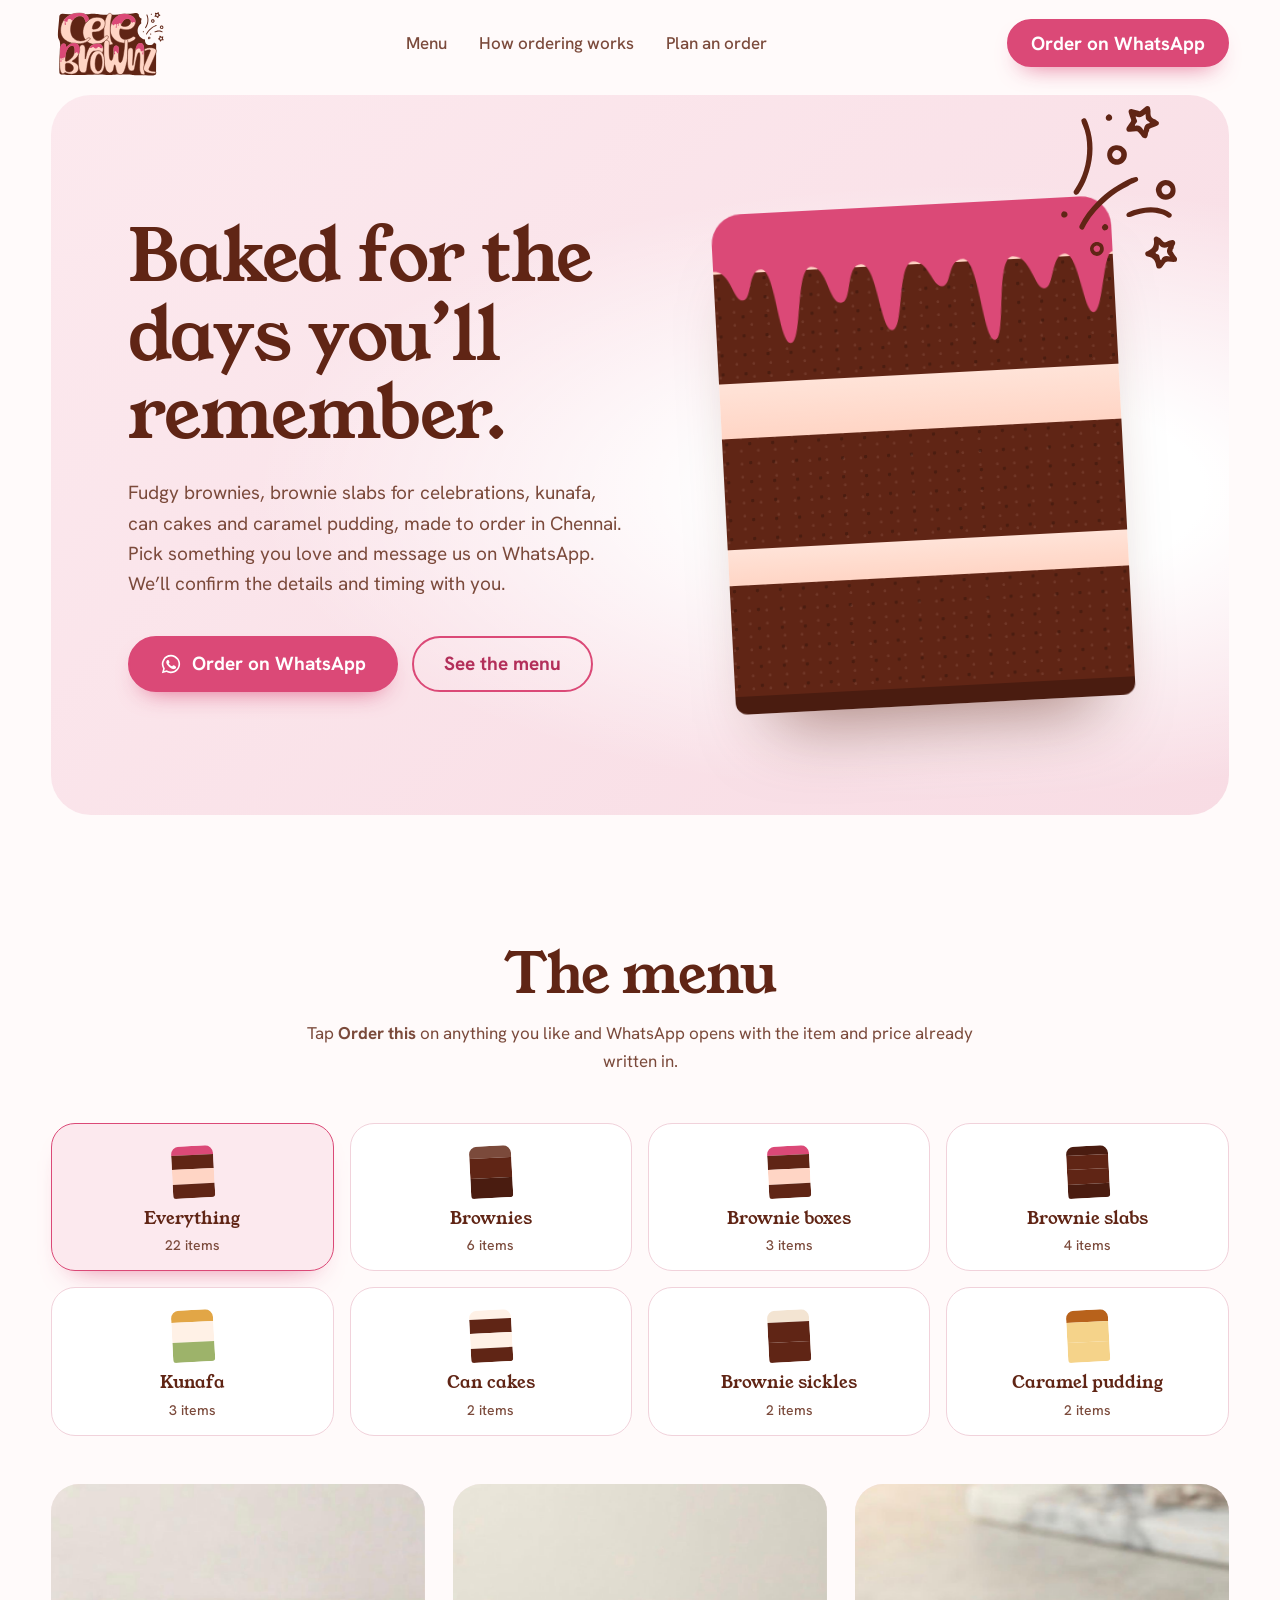
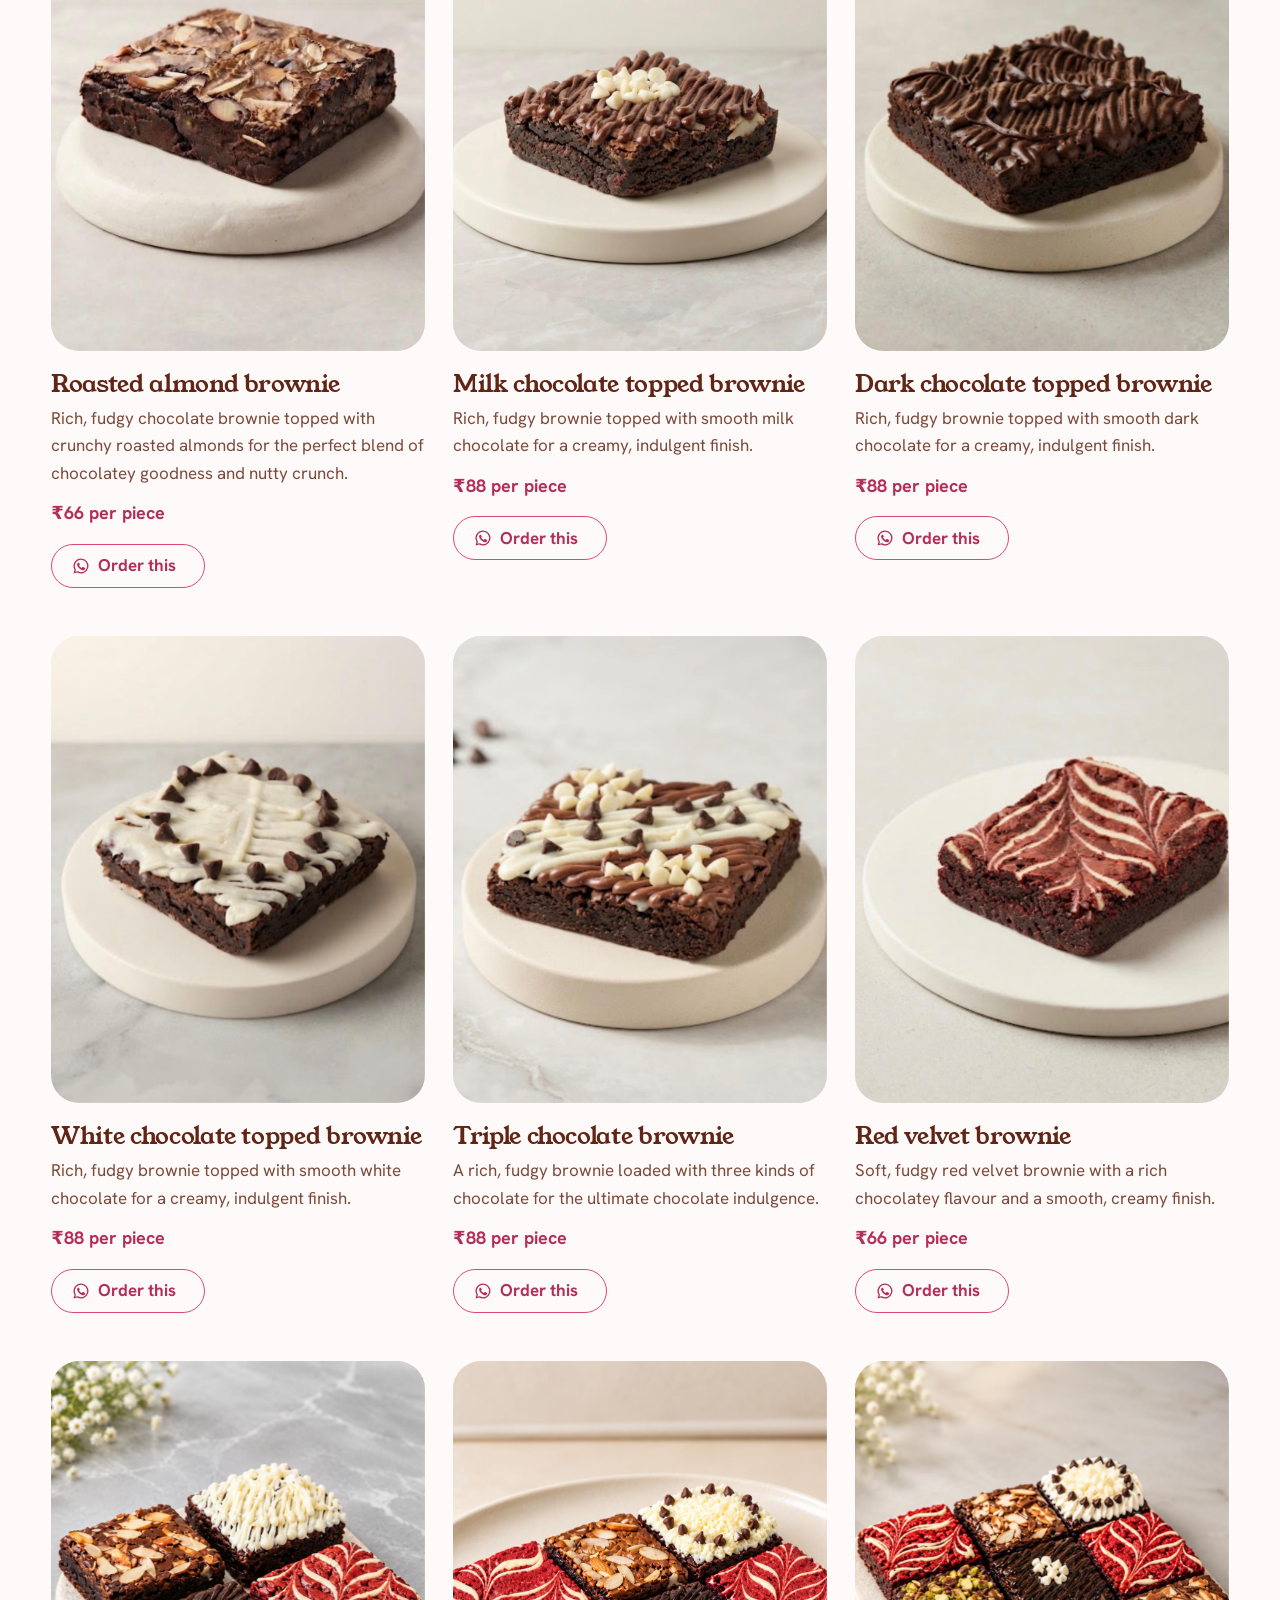
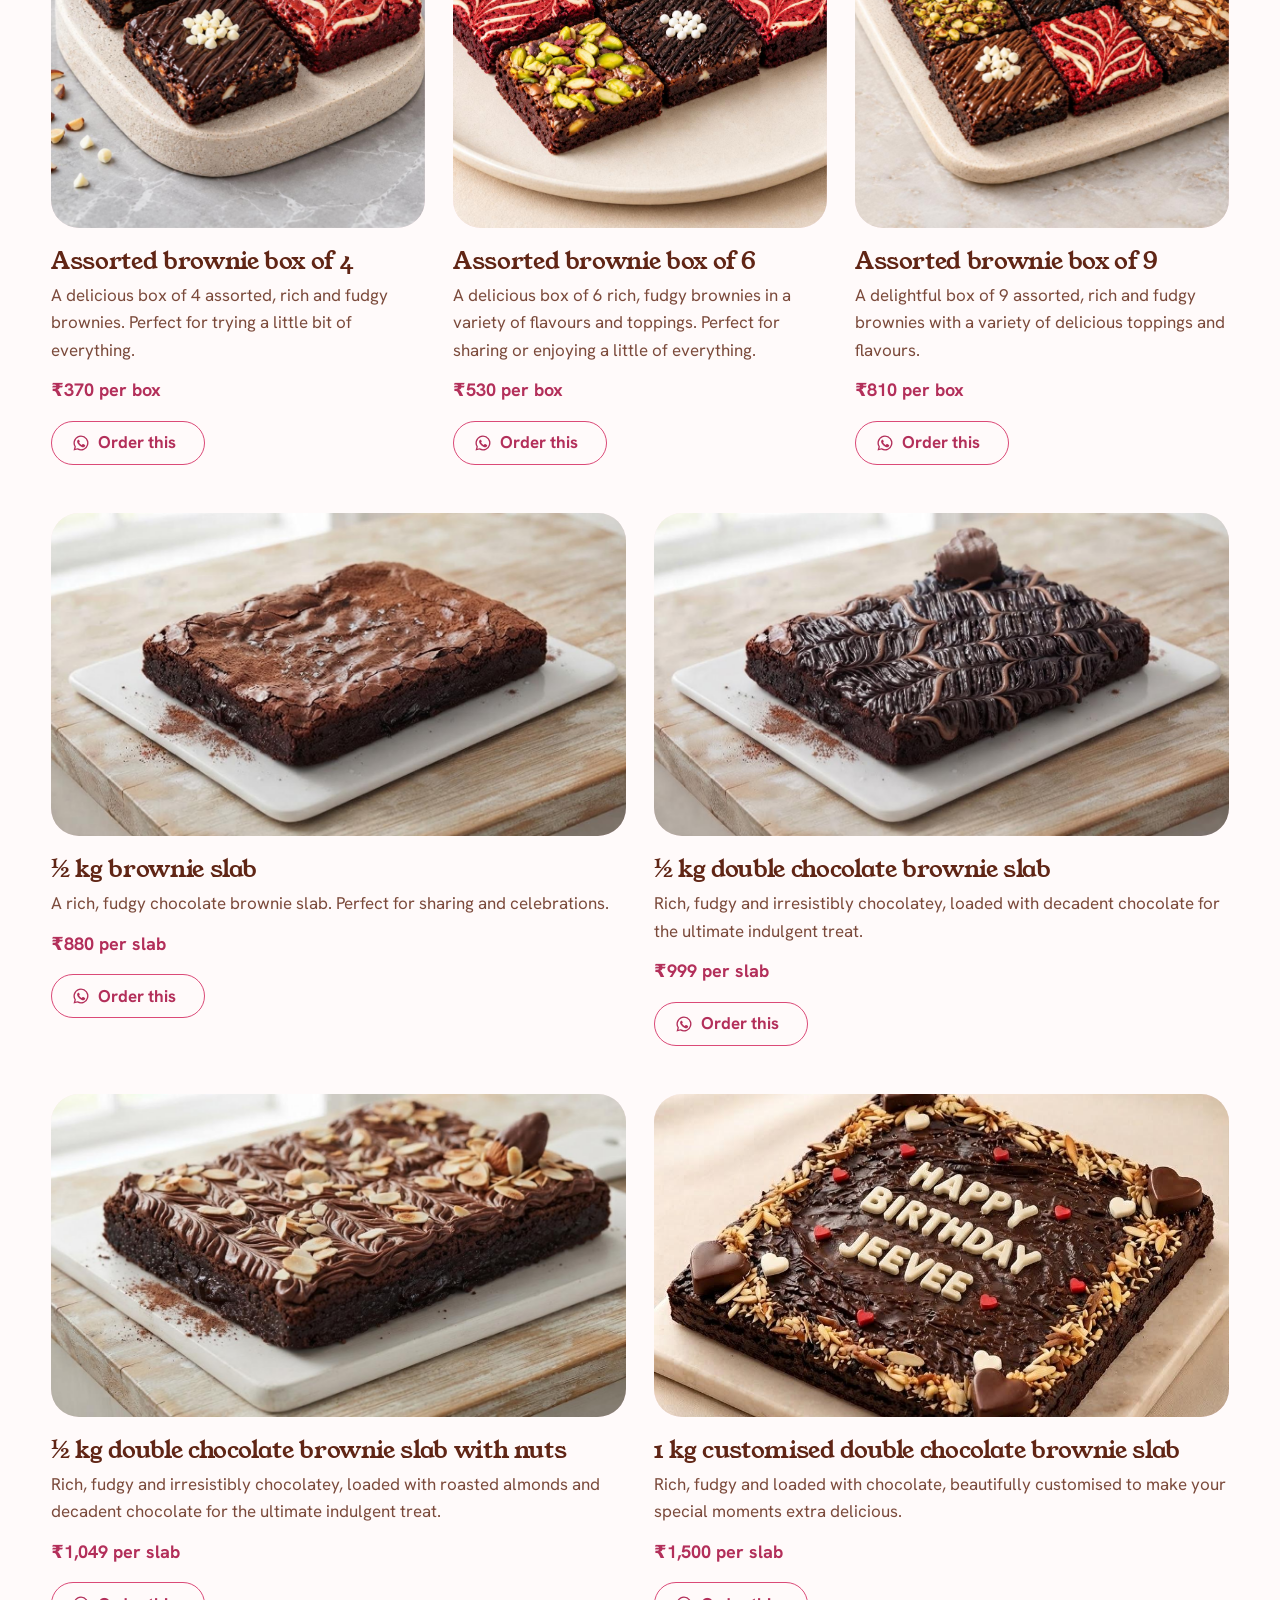
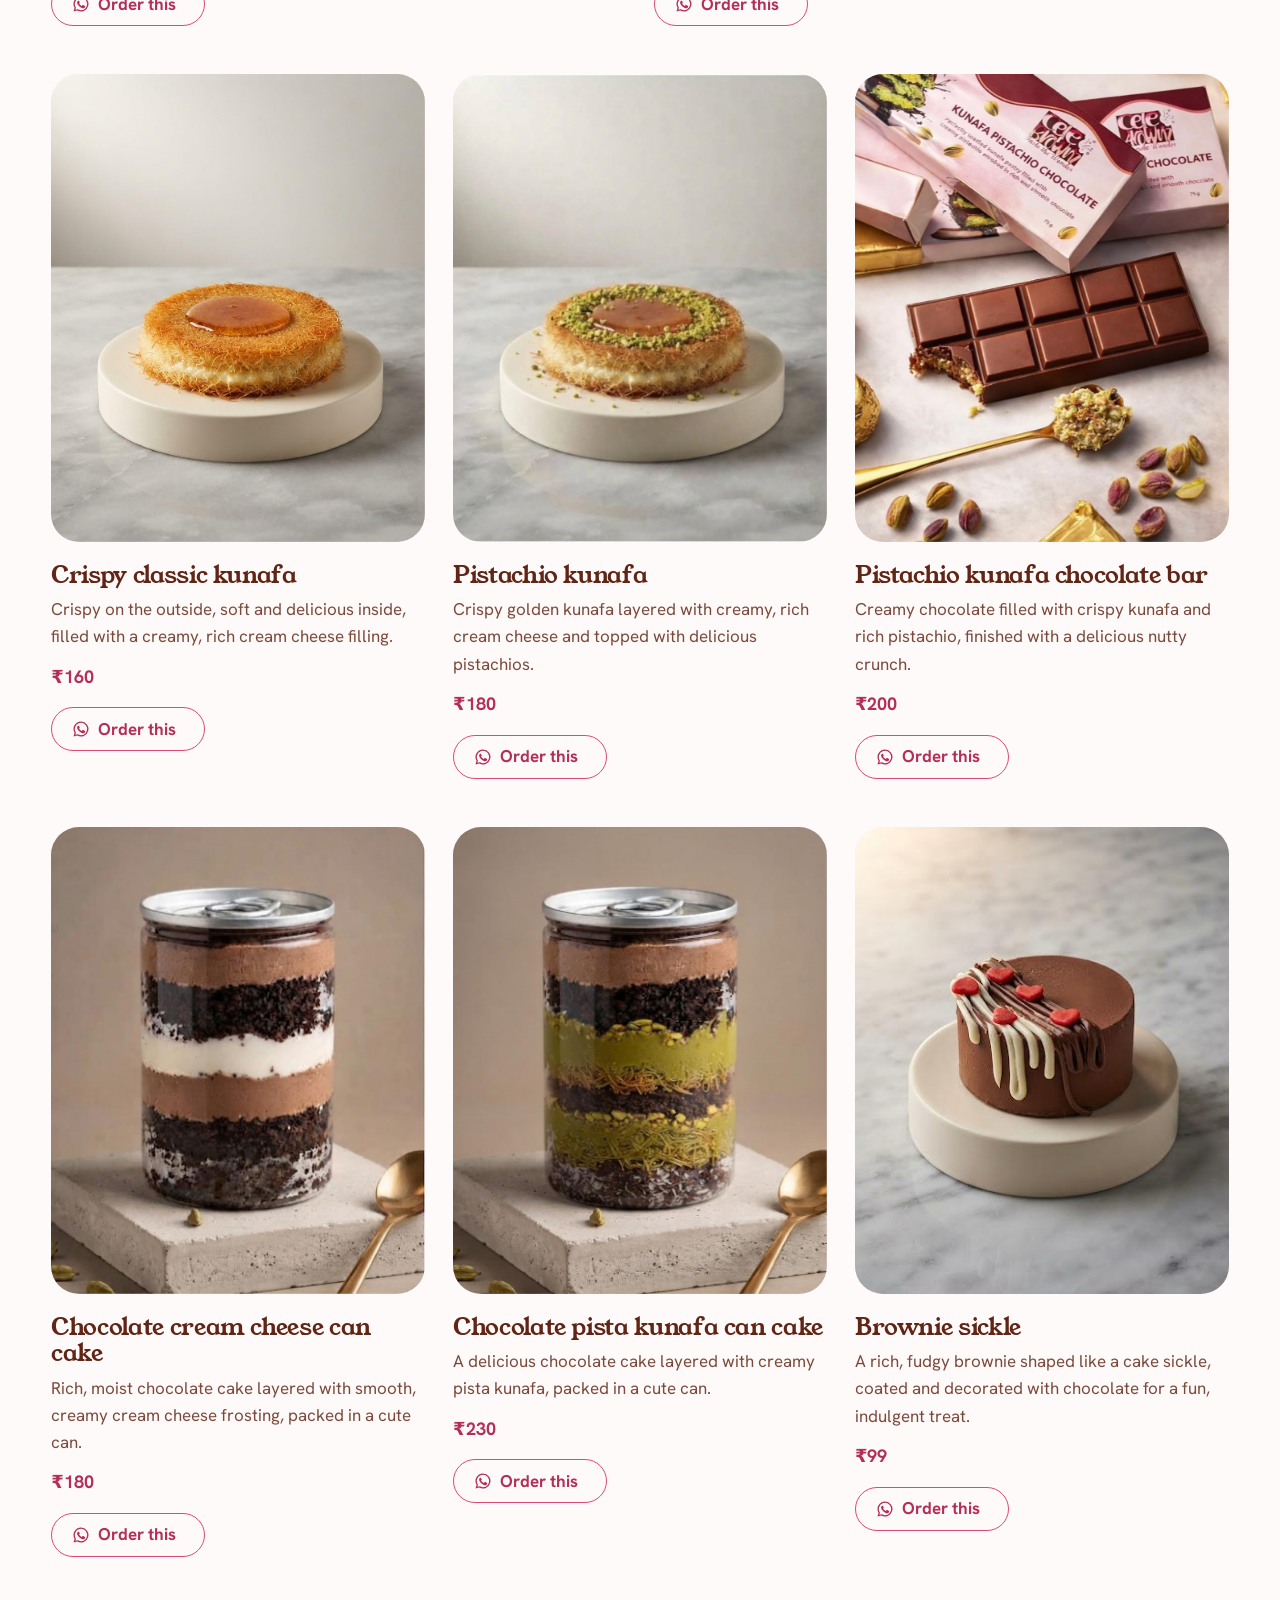
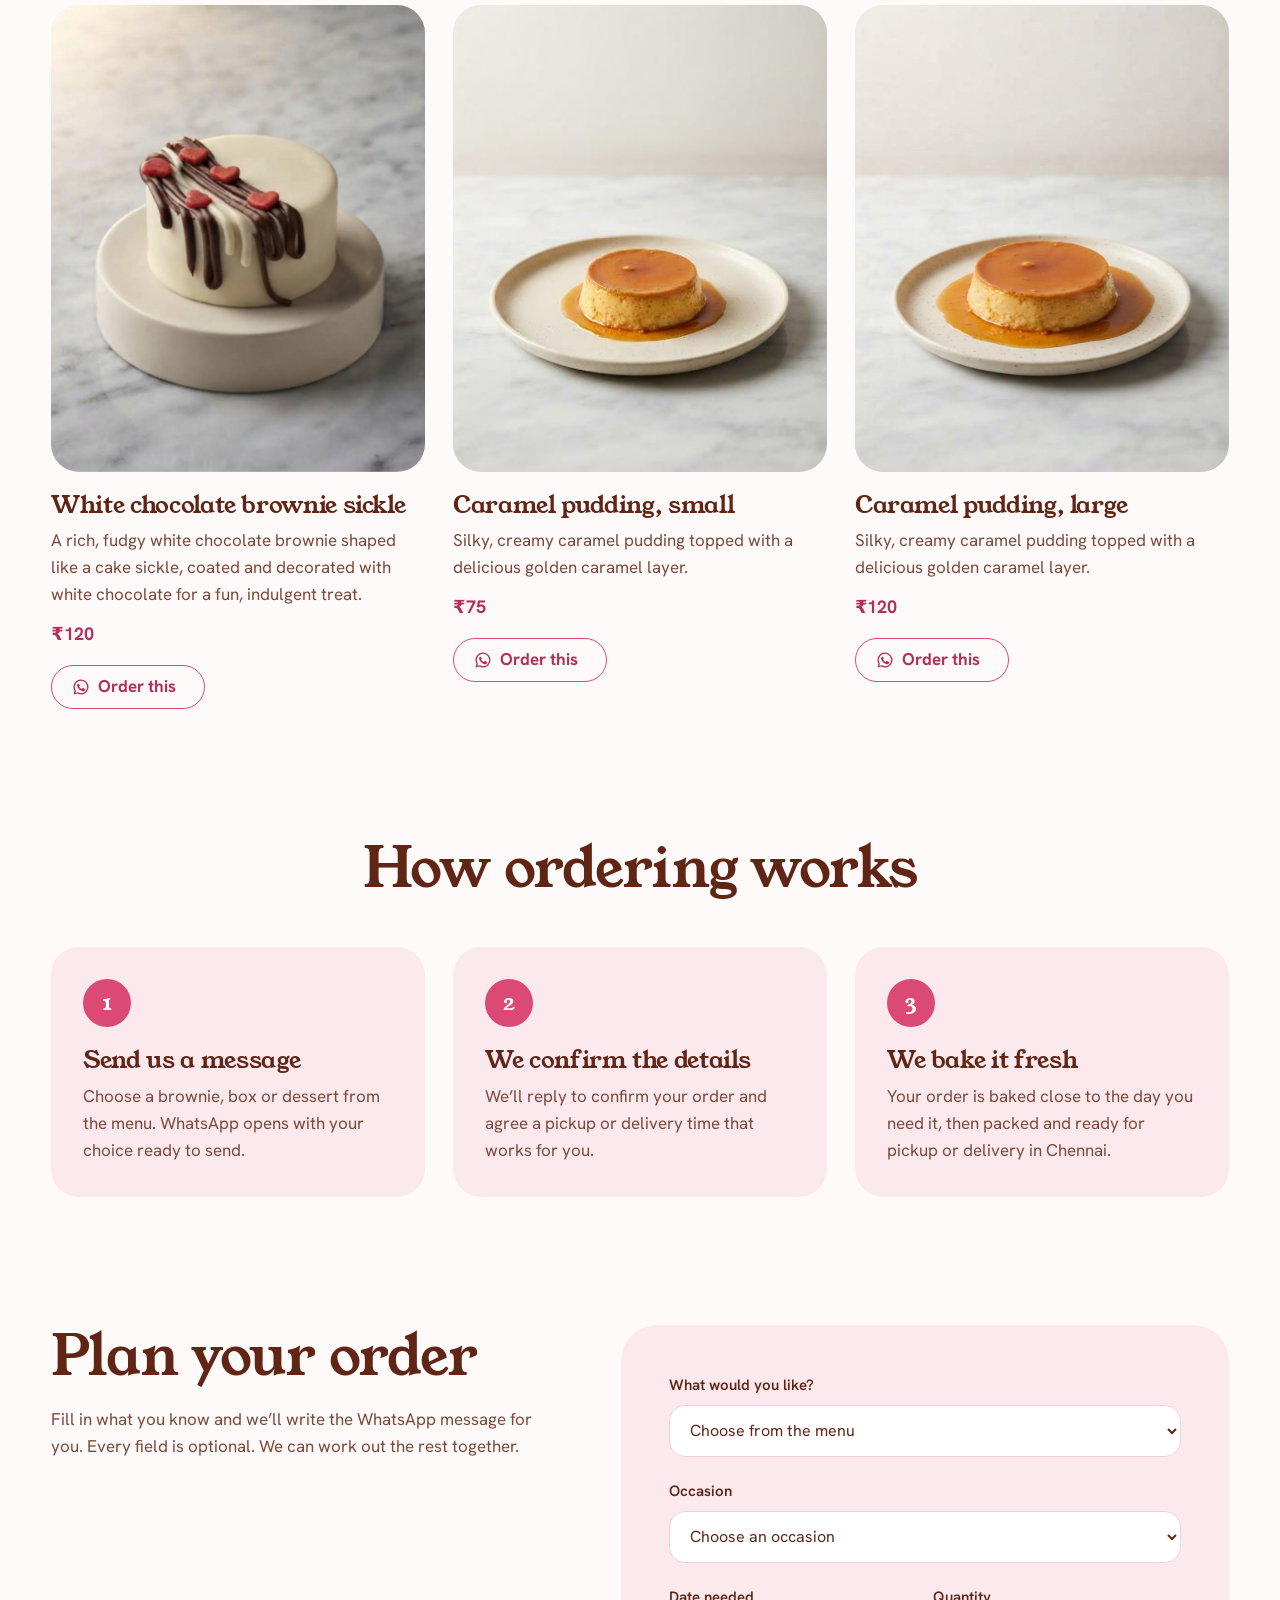
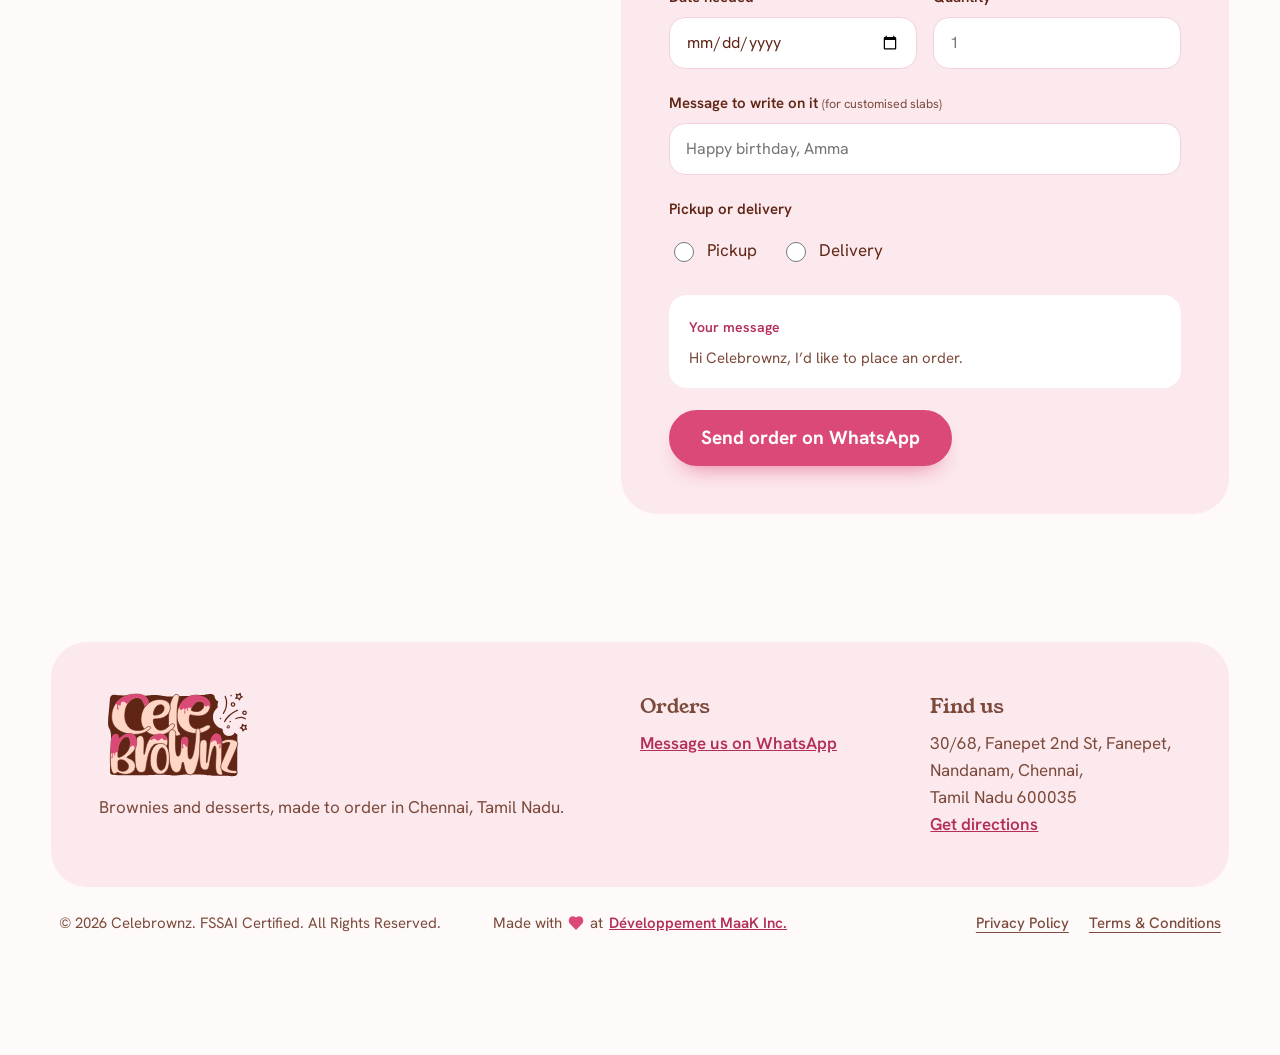
<file: index.html>
<!doctype html>
<html lang="en-IN">
<head>
  <meta charset="utf-8">
  <meta name="viewport" content="width=device-width, initial-scale=1">
  <title>Celebrownz | Brownies, Kunafa and Desserts in Chennai</title>
  <meta name="description" content="Order fudgy brownies, brownie boxes and slabs, kunafa, can cakes and caramel pudding from Celebrownz in Nandanam, Chennai. Made to order. Order on WhatsApp.">
  <link rel="canonical" href="https://www.celebrownz.com/">
  <meta name="robots" content="index, follow, max-image-preview:large">
  <meta name="theme-color" content="#FFFAFA">

  <!-- Icons -->
  <link rel="icon" href="/images/favicon.svg" type="image/svg+xml">
  <link rel="icon" href="/images/favicon-48.png" type="image/png" sizes="48x48">
  <link rel="icon" href="/images/favicon-32.png" type="image/png" sizes="32x32">
  <link rel="apple-touch-icon" href="/images/apple-touch-icon.png">
  <link rel="manifest" href="/site.webmanifest">

  <!-- Sharing previews (WhatsApp, Facebook, LinkedIn, X) -->
  <meta property="og:type" content="website">
  <meta property="og:site_name" content="Celebrownz">
  <meta property="og:locale" content="en_IN">
  <meta property="og:url" content="https://www.celebrownz.com/">
  <meta property="og:title" content="Celebrownz | Brownies, Kunafa and Desserts in Chennai">
  <meta property="og:description" content="Fudgy brownies, brownie slabs, kunafa, can cakes and caramel pudding, made to order in Chennai. Order on WhatsApp.">
  <meta property="og:image" content="https://www.celebrownz.com/images/og-image.jpg">
  <meta property="og:image:width" content="1200">
  <meta property="og:image:height" content="630">
  <meta property="og:image:alt" content="Celebrownz logo beside an assorted brownie box, a pista kunafa can cake and a roasted almond brownie">
  <meta name="twitter:card" content="summary_large_image">
  <meta name="twitter:title" content="Celebrownz | Brownies, Kunafa and Desserts in Chennai">
  <meta name="twitter:description" content="Fudgy brownies, brownie slabs, kunafa, can cakes and caramel pudding, made to order in Chennai.">
  <meta name="twitter:image" content="https://www.celebrownz.com/images/og-image.jpg">

  <!-- Business details for Google (the menu is added by script.js from the product list) -->
  <script type="application/ld+json" id="ld-business">
  {
    "@context": "https://schema.org",
    "@type": "Bakery",
    "@id": "https://www.celebrownz.com/#bakery",
    "name": "Celebrownz",
    "url": "https://www.celebrownz.com/",
    "logo": "https://www.celebrownz.com/images/icon-512.png",
    "image": "https://www.celebrownz.com/images/og-image.jpg",
    "description": "Fudgy brownies, brownie boxes and slabs, kunafa, can cakes and caramel pudding, made to order in Chennai.",
    "telephone": "+91-97903-35544",
    "priceRange": "₹66 – ₹1,500",
    "servesCuisine": "Desserts",
    "address": {
      "@type": "PostalAddress",
      "streetAddress": "30/68, Fanepet 2nd St, Fanepet, Nandanam",
      "addressLocality": "Chennai",
      "addressRegion": "Tamil Nadu",
      "postalCode": "600035",
      "addressCountry": "IN"
    },
    "areaServed": { "@type": "City", "name": "Chennai" },
    "potentialAction": {
      "@type": "OrderAction",
      "target": "https://wa.me/919790335544"
    }
  }
  </script>

  <link rel="preconnect" href="https://fonts.googleapis.com">
  <link rel="preconnect" href="https://fonts.gstatic.com" crossorigin>
  <link href="https://fonts.googleapis.com/css2?family=Young+Serif&family=Hanken+Grotesk:wght@400;500;600;700&display=swap" rel="stylesheet">
  <link rel="stylesheet" href="styles.css">
</head>
<body>
  <svg width="0" height="0" style="position:absolute" aria-hidden="true"><symbol id="wa" viewBox="0 0 24 24"><path d="M12 2a10 10 0 0 0-8.6 15.1L2 22l5-1.3A10 10 0 1 0 12 2Zm0 18.2a8.2 8.2 0 0 1-4.2-1.1l-.3-.2-3 .8.8-2.9-.2-.3A8.2 8.2 0 1 1 12 20.2Zm4.5-6.1c-.2-.1-1.5-.7-1.7-.8-.2-.1-.4-.1-.6.1l-.8 1c-.1.2-.3.2-.5.1a6.7 6.7 0 0 1-3.3-2.9c-.3-.4.2-.4.7-1.3.1-.2 0-.3 0-.4l-.8-1.8c-.2-.5-.4-.4-.6-.4h-.5a1 1 0 0 0-.7.3 3 3 0 0 0-.9 2.2 5.1 5.1 0 0 0 1.1 2.7 11.7 11.7 0 0 0 4.5 4c1.7.7 2.3.8 3.2.6a2.7 2.7 0 0 0 1.8-1.2 2.2 2.2 0 0 0 .1-1.3c0-.1-.2-.2-.5-.3Z"/></symbol></svg>
  <a class="skip" href="#menu">Skip to the menu</a>

  <header class="nav">
    <a class="logo" href="#top"><img src="images/logo.svg" alt="Celebrownz" width="114" height="67"></a>
    <nav id="site-menu" aria-label="Main">
      <a href="#menu">Menu</a>
      <a href="#how">How ordering works</a>
      <a href="#plan">Plan an order</a>
    </nav>
    <a class="btn btn-small" data-wa href="#">Order on WhatsApp</a>
    <button class="menu-toggle" type="button" aria-expanded="false" aria-controls="site-menu">
      <span class="sr">Navigation</span>
      <svg aria-hidden="true" viewBox="0 0 24 24"><path class="bar top" d="M4 7h16"/><path class="bar mid" d="M4 12h16"/><path class="bar bot" d="M4 17h16"/></svg>
    </button>
  </header>

  <main id="top">
    <section class="hero">
      <div class="hero-panel">
      <div class="hero-copy">
        <h1>Baked for the days you’ll remember.</h1>
        <p class="lede">Fudgy brownies, brownie slabs for celebrations, kunafa, can cakes and caramel pudding, made to order in Chennai. Pick something you love and message us on WhatsApp. We’ll confirm the details and timing with you.</p>
        <div class="hero-actions">
          <a class="btn hero-wa" data-wa href="#">
            <svg aria-hidden="true" viewBox="0 0 24 24" class="wa-icon"><use href="#wa"/></svg>
            Order on WhatsApp
          </a>
          <a class="btn btn-outline" href="#menu">See the menu</a>
        </div>
      </div>

      <!-- The one bold moment: a slice in the logo's colours that layers itself on load -->
      <div class="slice-wrap" aria-hidden="true">
      <svg class="confetti" viewBox="214 83 43 60">
        <path d="M253.2,131.7c0.3-0.1,0.7-0.1,1-0.2c0.4-0.1,0.9-0.2,1.2,0.2c0.3,0.4,0.3,0.8,0.1,1.3
			c-0.2,0.4-0.5,0.8-0.4,1.3c-0.3,0.2-0.4,0.5-0.4,0.8c-0.1,0.1-0.1,0.3,0,0.4c-0.1,0.1-0.1,0.2,0.1,0.2l0,0
			c0.3,0.7,0.7,1.2,1.2,1.8c0.4,0.5,0.4,1,0.1,1.5c0,0,0,0,0,0c-0.1,0.1-0.1,0.1-0.2,0.2c-0.9,0.1-1.8,0-2.7-0.1
			c-0.6-0.1-1,0.2-1.3,0.6c-0.3,0.4-0.6,0.9-0.9,1.3c-0.3,0.5-0.8,0.7-1.4,0.6c-0.6-0.1-0.7-0.6-0.8-1c-0.2-1.9-1.1-3-3-3.3
			c-0.5-0.1-0.8-0.4-0.9-0.9c-0.1-0.6,0.4-0.9,0.8-1c1.8-0.7,2.6-2,2.3-3.9c-0.1-0.5-0.1-1,0.5-1.3c0.6-0.3,1,0.1,1.4,0.4
			c0.1,0.1,0.2,0.1,0.4,0.2C251.8,132.5,251.8,132.5,253.2,131.7z M249.8,133c-0.1,1.2,0.1,2.1-1,2.7c-0.4,0.2-0.1,0.7,0.3,0.7
			c0.8,0.1,0.9,0.7,1,1.3c0.1,0.3,0.1,0.6,0.5,0.9c0.5-1.5,1.6-1.7,3.2-1.3c-1.3-1.1-1.4-2.2-0.6-3.5
			C251.8,134.5,250.7,134.2,249.8,133z"/>
        <path d="M243.9,94.6c-0.4-0.7-1-1.3-1.5-1.9c-0.3-0.3-0.6-0.3-0.9-0.3c-0.7,0.1-1.3,0.1-2,0.2c-0.4,0-0.9,0.1-1.2-0.4
			c-0.3-0.5-0.1-0.9,0.1-1.3c0.4-0.6,0.8-1.3,1.3-1.9c0.2-0.3,0.2-0.5,0.1-0.9c-0.3-0.7-0.6-1.5-0.8-2.3c-0.3-0.9,0.3-1.5,1.3-1.3
			c0.7,0.2,1.4,0.4,2.1,0.6c0.5,0.2,0.9,0.1,1.2-0.3c0.4-0.4,0.9-0.7,1.3-1.1c0.5-0.5,1.1-0.5,1.6,0c0.2,0.5,0.3,1,0.3,1.6
			c-0.1,1.3,0.1,2.3,1.5,2.8c0.3,0.1,0.5,0.3,0.8,0.5c0.4,0.2,0.8,0.4,0.7,1c-0.1,0.5-0.4,0.7-0.9,0.9c-0.6,0.2-1.2,0.5-1.9,0.7
			c-0.5,0.2-0.8,0.5-0.7,1c0,0,0,0,0,0c0,0.1-0.1,0.2-0.1,0.2c0,0,0,0,0,0c-0.3,0.4-0.3,0.9-0.4,1.4C245.4,95,245,95.2,243.9,94.6z
			 M241.5,87c-0.1,0.8,0.5,1.2,0.5,1.8c-0.1,0.6-0.9,0.9-0.8,1.7c1.4-0.5,2.3,0.2,3.1,1.6c0.3-1.3,0.5-2.3,1.7-2.5
			c0.2,0,0.5,0,0.5-0.3c0-0.2-0.2-0.3-0.4-0.4c-0.7-0.4-1.1-0.9-1-1.7c0-0.3-0.1-0.5-0.1-1C243.8,87.3,242.8,87.7,241.5,87z"/>
        <path d="M225.3,92.7c1.3,5.2,0.8,10.8-1.3,16.3c-0.7,1.9-1.6,3.7-2.8,5.4c-0.5,0.7-1.1,1-1.6,0.6
			c-0.5-0.5-0.5-1,0-1.6c3-4.5,4.5-9.5,4.5-14.9c0-2.8-0.4-5.7-1.6-8.3c-0.2-0.4-0.3-0.8-0.4-1.2c-0.2-0.5-0.1-0.9,0.4-1.1
			c0.5-0.2,1-0.2,1.3,0.4C224.4,89.5,224.8,90.9,225.3,92.7z"/>
        <path d="M238.8,112c-2.6,1.2-5,2.8-7.2,4.7c-3.1,2.6-5.8,5.6-7.9,9.1c-0.2,0.4-0.4,0.8-0.6,1.2
			c-0.2,0.4-0.4,0.9-1.1,0.6c-0.7-0.3-0.9-0.7-0.6-1.4c1.5-3.3,3.8-6,6.3-8.6c3.6-3.6,7.8-6.4,12.5-8.5c0.2,0.1,0.3,0,0.5-0.1
			c0.8-0.4,1.4-0.3,1.6,0.3c0.3,0.7-0.2,1.1-0.8,1.3C240.6,111.1,239.6,111.3,238.8,112z"/>
        <path d="M241.3,120.5c3.7-1.1,7.1-1.3,10.5,0c0.8,0.3,1.5,0.7,2.1,1.2c0.5,0.3,0.7,0.7,0.4,1.2
			c-0.3,0.6-0.8,0.6-1.4,0.3c-0.9-0.5-1.7-1-2.7-1.2c-3.6-1.1-7.1-0.3-10.4,1c-0.8,0.3-1.4,0.2-1.6-0.3c-0.2-0.5,0.1-1.1,0.9-1.4
			C240,120.9,240.8,120.6,241.3,120.5z"/>
        <path d="M248.7,113.2c0.4-2,1.8-3.3,3.5-3.3c1.8,0,3.3,1.2,3.5,2.9c0.3,1.9-0.3,3-1.9,3.8c-1.6,0.8-3.5,0.2-4.5-1.2
			C249,114.7,248.7,114,248.7,113.2z M252.8,115c0.8-0.2,1.3-1.2,1.2-2c-0.2-0.7-1.2-1.4-1.9-1.2c-0.9,0.2-1.5,1.1-1.3,1.9
			C250.9,114.7,251.8,115.2,252.8,115z"/>
        <path d="M225.1,134.4c0.3-1.4,1.2-2.3,2.5-2.3c1.2,0,2.3,0.8,2.4,2c0.2,1.3-0.2,2.1-1.4,2.7c-1.1,0.6-2.4,0.2-3.1-0.9
			C225.2,135.4,225.1,134.9,225.1,134.4z M227.9,135.6c0.5-0.1,0.9-0.8,0.8-1.4c-0.1-0.5-0.8-1-1.4-0.8c-0.6,0.1-1,0.7-0.9,1.3
			C226.6,135.4,227.2,135.8,227.9,135.6z"/>
        <path d="M235.6,104.3c-1.9,0.5-3.7-0.6-4.2-2.5c-0.5-2,0.5-3.9,2.5-4.3c1.8-0.5,3.8,0.6,4.3,2.3
			C238.7,101.8,237.6,103.7,235.6,104.3z M233.1,101.2c0.2,0.8,1.1,1.4,2,1.2c0.9-0.2,1.4-1.1,1.2-2c-0.2-0.8-1.2-1.4-2-1.2
			C233.5,99.4,232.9,100.4,233.1,101.2z"/>
        <path d="M230.2,125.7c0.6-0.2,1.2,0.2,1.4,0.8c0.2,0.6-0.2,1.2-0.9,1.4c-0.7,0.2-1-0.2-1.3-0.8
			C229.2,126.7,229.7,125.9,230.2,125.7z"/>
        <path d="M230.8,87.9c-0.2-0.6,0.2-1.3,0.8-1.5c0.6-0.2,1.2,0.2,1.4,0.8c0.2,0.7-0.1,1.2-0.8,1.4
			C231.6,88.8,231,88.5,230.8,87.9z"/>
        <path d="M217,121.9c0.2,0.7-0.1,1.2-0.8,1.4c-0.6,0.2-1.3-0.2-1.4-0.8c-0.1-0.6,0.3-1.3,0.9-1.4
			C216.3,121.1,216.8,121.4,217,121.9z"/>
      </svg>
      <div class="slice">
        <svg class="drip" viewBox="0 0 400 80" preserveAspectRatio="none">
          <path d="M0 0H400V30C390 30 388 62 378 62S366 30 352 30 340 48 330 48 318 30 300 30 290 74 278 74 266 30 250 30 238 44 228 44 216 30 200 30 188 66 176 66 164 30 148 30 138 50 126 50 114 30 98 30 86 70 74 70 62 30 48 30 38 46 28 46 18 30 0 30Z"/>
        </svg>
        <div class="layer l-frost"></div>
        <div class="layer l-brownie"></div>
        <div class="layer l-cream"></div>
        <div class="layer l-brownie"></div>
        <div class="layer l-cream thin"></div>
        <div class="layer l-brownie"></div>
        <div class="layer l-base"></div>
      </div>
      </div>
      </div>
    </section>

    <section id="menu" class="menu" aria-labelledby="menu-title">
      <div class="section-head">
        <h2 id="menu-title">The menu</h2>
        <p>Tap <strong>Order this</strong> on anything you like and WhatsApp opens with the item and price already written in.</p>
      </div>

      <div class="filters" role="toolbar" aria-label="Filter the menu">
        <!-- buttons injected by script.js -->
      </div>

      <div class="grid" id="products" aria-live="polite">
        <!-- products injected by script.js -->
      </div>
      <noscript><p>Our menu needs JavaScript to display. You can still <a href="https://wa.me/919790335544">message us on WhatsApp</a> to order.</p></noscript>
    </section>

    <section id="how" class="how" aria-labelledby="how-title">
      <h2 id="how-title">How ordering works</h2>
      <ol class="steps">
        <li>
          <h3>Send us a message</h3>
          <p>Choose a brownie, box or dessert from the menu. WhatsApp opens with your choice ready to send.</p>
        </li>
        <li>
          <h3>We confirm the details</h3>
          <p>We’ll reply to confirm your order and agree a pickup or delivery time that works for you.</p>
        </li>
        <li>
          <h3>We bake it fresh</h3>
          <p>Your order is baked close to the day you need it, then packed and ready for pickup or delivery in Chennai.</p>
        </li>
      </ol>
    </section>

    <section id="plan" class="plan" aria-labelledby="plan-title">
      <div class="plan-intro">
        <h2 id="plan-title">Plan your order</h2>
        <p>Fill in what you know and we’ll write the WhatsApp message for you. Every field is optional. We can work out the rest together.</p>
      </div>

      <form class="planner" id="planner">
        <label class="field">
          <span>What would you like?</span>
          <select name="item" id="plan-item"></select>
        </label>

        <label class="field">
          <span>Occasion</span>
          <select name="occasion">
            <option value="">Choose an occasion</option>
            <option>Birthday</option>
            <option>Anniversary</option>
            <option>Wedding or engagement</option>
            <option>Baby shower</option>
            <option>Festival</option>
            <option>Office celebration</option>
            <option>Just because</option>
          </select>
        </label>

        <div class="row">
          <label class="field">
            <span>Date needed</span>
            <input type="date" name="date" id="plan-date">
          </label>
          <label class="field">
            <span>Quantity</span>
            <input type="number" name="qty" min="1" max="200" inputmode="numeric" placeholder="1">
          </label>
        </div>

        <label class="field">
          <span>Message to write on it <small>(for customised slabs)</small></span>
          <input type="text" name="message" maxlength="60" placeholder="Happy birthday, Amma">
        </label>

        <fieldset class="field choice">
          <legend>Pickup or delivery</legend>
          <label><input type="radio" name="handover" value="Pickup"> Pickup</label>
          <label><input type="radio" name="handover" value="Delivery"> Delivery</label>
        </fieldset>

        <div class="preview" aria-live="polite">
          <span class="preview-label">Your message</span>
          <p id="plan-preview"></p>
        </div>

        <button class="btn" type="submit">Send order on WhatsApp</button>
      </form>
    </section>
  </main>

  <footer class="footer">
    <div class="footer-inner">
    <div>
      <img class="footer-logo" src="images/logo.svg" alt="Celebrownz" width="150" height="88">
      <p>Brownies and desserts, made to order in Chennai, Tamil Nadu.</p>
    </div>
    <div>
      <p class="footer-head">Orders</p>
      <p><a data-wa href="#">Message us on WhatsApp</a></p>
    </div>
    <div>
      <p class="footer-head">Find us</p>
      <address>30/68, Fanepet 2nd St, Fanepet,<br>Nandanam, Chennai,<br>Tamil Nadu 600035</address>
      <p><a href="https://www.google.com/maps/search/?api=1&amp;query=30%2F68%2C%20Fanepet%202nd%20St%2C%20Fanepet%2C%20Nandanam%2C%20Chennai%2C%20Tamil%20Nadu%20600035" target="_blank" rel="noopener">Get directions</a></p>
    </div>
    </div>
    <div class="footer-bottom">
      <p>© 2026 Celebrownz. FSSAI Certified. All Rights Reserved.</p>
      <p class="made-with">Made with
        <svg xmlns="http://www.w3.org/2000/svg" width="24" height="24" viewBox="0 0 24 24" fill="none" stroke="currentColor" stroke-width="2" stroke-linecap="round" stroke-linejoin="round" class="footer-center-heart" aria-hidden="true">
          <path d="M19 14c1.49-1.46 3-3.21 3-5.5A5.5 5.5 0 0 0 16.5 3c-1.76 0-3 .5-4.5 2-1.5-1.5-2.74-2-4.5-2A5.5 5.5 0 0 0 2 8.5c0 2.3 1.5 4.05 3 5.5l7 7Z"></path>
        </svg><span class="sr">love</span> at <a href="https://maakhq.com/" target="_blank" rel="noopener">Développement MaaK Inc.</a></p>
      <nav class="legal" aria-label="Legal">
        <a href="/privacy-policy.html">Privacy Policy</a>
        <a href="/terms-and-conditions.html">Terms &amp; Conditions</a>
      </nav>
    </div>
  </footer>

  <a class="wa-bar" data-wa href="#">
    <svg aria-hidden="true" viewBox="0 0 24 24" class="wa-icon"><use href="#wa"/></svg>
    Order on WhatsApp
  </a>

  <script src="script.js"></script>
</body>
</html>
</file>
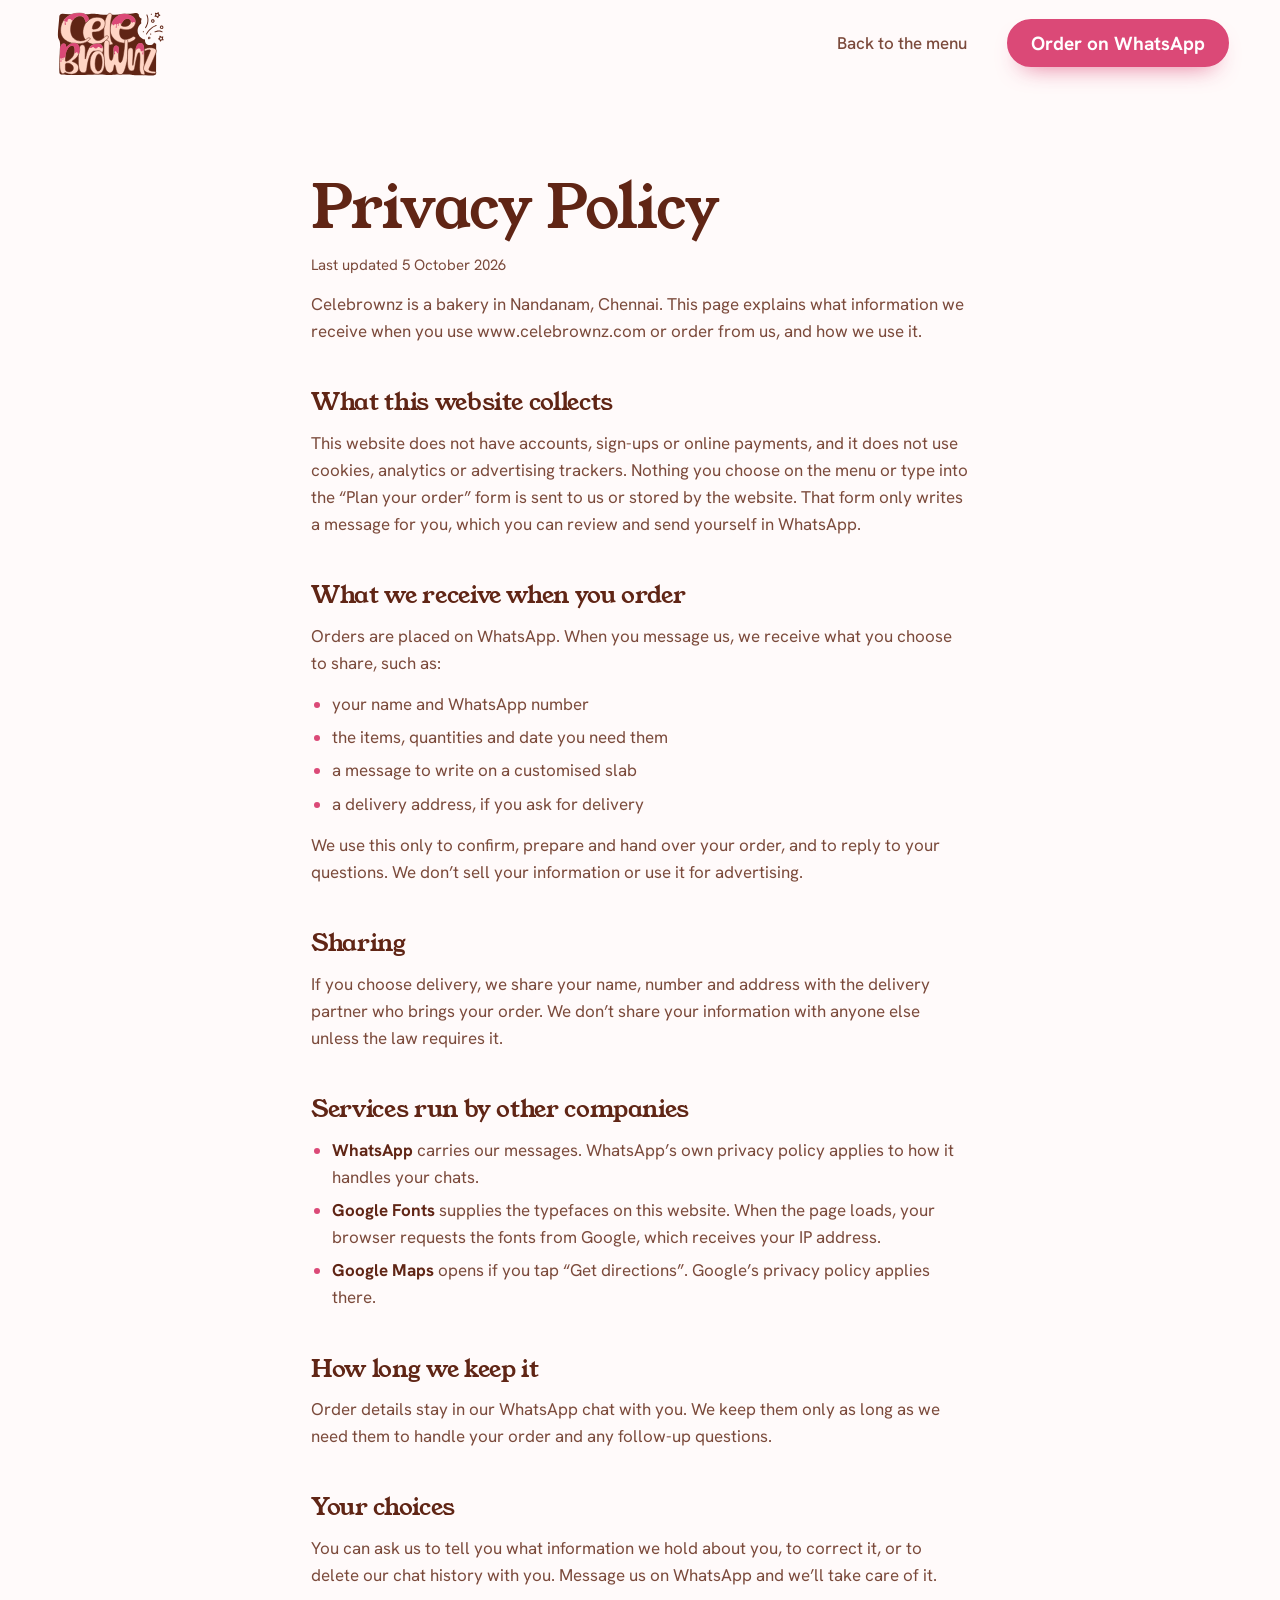
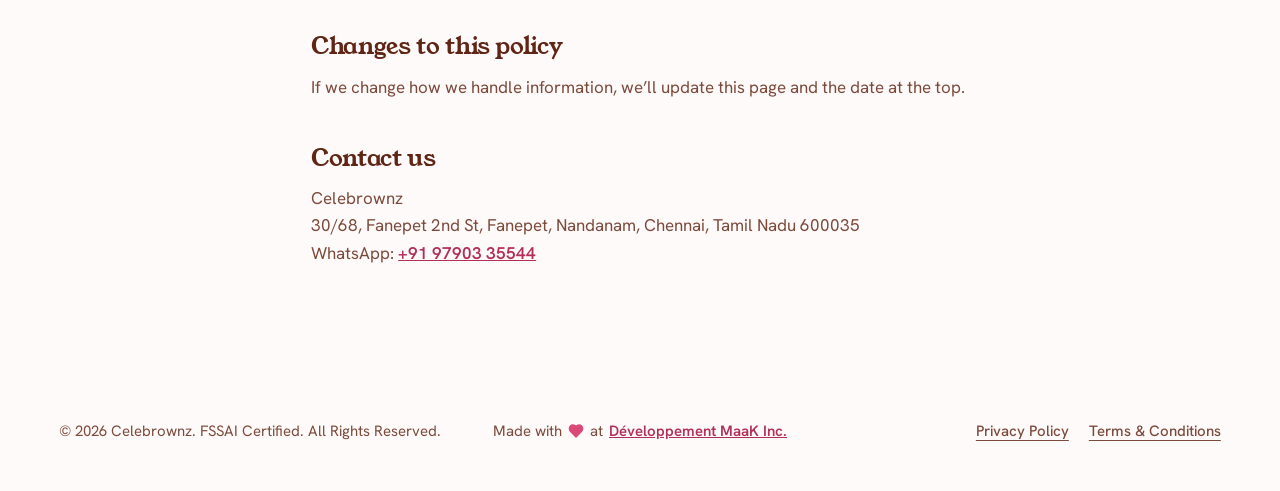
<file: privacy-policy.html>
<!doctype html>
<html lang="en-IN">
<head>
  <meta charset="utf-8">
  <meta name="viewport" content="width=device-width, initial-scale=1">
  <title>Privacy Policy | Celebrownz</title>
  <meta name="description" content="How Celebrownz handles the information you share when you use our website or order on WhatsApp.">
  <link rel="canonical" href="https://www.celebrownz.com/privacy-policy.html">
  <meta name="theme-color" content="#FFFAFA">
  <link rel="icon" href="/images/favicon.svg" type="image/svg+xml">
  <link rel="icon" href="/images/favicon-48.png" type="image/png" sizes="48x48">
  <link rel="icon" href="/images/favicon-32.png" type="image/png" sizes="32x32">
  <link rel="apple-touch-icon" href="/images/apple-touch-icon.png">
  <link rel="manifest" href="/site.webmanifest">
  <meta property="og:type" content="website">
  <meta property="og:site_name" content="Celebrownz">
  <meta property="og:url" content="https://www.celebrownz.com/privacy-policy.html">
  <meta property="og:title" content="Privacy Policy | Celebrownz">
  <meta property="og:description" content="How Celebrownz handles the information you share when you use our website or order on WhatsApp.">
  <meta property="og:image" content="https://www.celebrownz.com/images/og-image.jpg">
  <link rel="preconnect" href="https://fonts.googleapis.com">
  <link rel="preconnect" href="https://fonts.gstatic.com" crossorigin>
  <link href="https://fonts.googleapis.com/css2?family=Young+Serif&family=Hanken+Grotesk:wght@400;500;600;700&display=swap" rel="stylesheet">
  <link rel="stylesheet" href="/styles.css">
</head>
<body>
  <svg width="0" height="0" style="position:absolute" aria-hidden="true"><symbol id="wa" viewBox="0 0 24 24"><path d="M12 2a10 10 0 0 0-8.6 15.1L2 22l5-1.3A10 10 0 1 0 12 2Zm0 18.2a8.2 8.2 0 0 1-4.2-1.1l-.3-.2-3 .8.8-2.9-.2-.3A8.2 8.2 0 1 1 12 20.2Zm4.5-6.1c-.2-.1-1.5-.7-1.7-.8-.2-.1-.4-.1-.6.1l-.8 1c-.1.2-.3.2-.5.1a6.7 6.7 0 0 1-3.3-2.9c-.3-.4.2-.4.7-1.3.1-.2 0-.3 0-.4l-.8-1.8c-.2-.5-.4-.4-.6-.4h-.5a1 1 0 0 0-.7.3 3 3 0 0 0-.9 2.2 5.1 5.1 0 0 0 1.1 2.7 11.7 11.7 0 0 0 4.5 4c1.7.7 2.3.8 3.2.6a2.7 2.7 0 0 0 1.8-1.2 2.2 2.2 0 0 0 .1-1.3c0-.1-.2-.2-.5-.3Z"/></symbol></svg>
  <a class="skip" href="#content">Skip to content</a>

  <header class="nav">
    <a class="logo" href="/"><img src="/images/logo.svg" alt="Celebrownz home" width="114" height="67"></a>
    <a class="back" href="/">Back to the menu</a>
    <a class="btn btn-small" href="https://wa.me/919790335544?text=Hi%20Celebrownz%2C%20I%E2%80%99d%20like%20to%20place%20an%20order." target="_blank" rel="noopener">Order on WhatsApp</a>
  </header>

  <main id="content" class="legal-page">
    <h1>Privacy Policy</h1>
    <p class="updated">Last updated 5 October 2026</p>
    <p>Celebrownz is a bakery in Nandanam, Chennai. This page explains what information we receive when you use www.celebrownz.com or order from us, and how we use it.</p>

    <h2>What this website collects</h2>
    <p>This website does not have accounts, sign-ups or online payments, and it does not use cookies, analytics or advertising trackers. Nothing you choose on the menu or type into the “Plan your order” form is sent to us or stored by the website. That form only writes a message for you, which you can review and send yourself in WhatsApp.</p>

    <h2>What we receive when you order</h2>
    <p>Orders are placed on WhatsApp. When you message us, we receive what you choose to share, such as:</p>
    <ul>
      <li>your name and WhatsApp number</li>
      <li>the items, quantities and date you need them</li>
      <li>a message to write on a customised slab</li>
      <li>a delivery address, if you ask for delivery</li>
    </ul>
    <p>We use this only to confirm, prepare and hand over your order, and to reply to your questions. We don’t sell your information or use it for advertising.</p>

    <h2>Sharing</h2>
    <p>If you choose delivery, we share your name, number and address with the delivery partner who brings your order. We don’t share your information with anyone else unless the law requires it.</p>

    <h2>Services run by other companies</h2>
    <ul>
      <li><strong>WhatsApp</strong> carries our messages. WhatsApp’s own privacy policy applies to how it handles your chats.</li>
      <li><strong>Google Fonts</strong> supplies the typefaces on this website. When the page loads, your browser requests the fonts from Google, which receives your IP address.</li>
      <li><strong>Google Maps</strong> opens if you tap “Get directions”. Google’s privacy policy applies there.</li>
    </ul>

    <h2>How long we keep it</h2>
    <p>Order details stay in our WhatsApp chat with you. We keep them only as long as we need them to handle your order and any follow-up questions.</p>

    <h2>Your choices</h2>
    <p>You can ask us to tell you what information we hold about you, to correct it, or to delete our chat history with you. Message us on WhatsApp and we’ll take care of it.</p>

    <h2>Changes to this policy</h2>
    <p>If we change how we handle information, we’ll update this page and the date at the top.</p>

    <h2>Contact us</h2>
    <p>Celebrownz<br>30/68, Fanepet 2nd St, Fanepet, Nandanam, Chennai, Tamil Nadu 600035<br>WhatsApp: <a href="https://wa.me/919790335544" target="_blank" rel="noopener">+91 97903 35544</a></p>
  </main>

  <footer class="footer">
    <div class="footer-bottom">
      <p>© 2026 Celebrownz. FSSAI Certified. All Rights Reserved.</p>
      <p class="made-with">Made with
        <svg xmlns="http://www.w3.org/2000/svg" width="24" height="24" viewBox="0 0 24 24" fill="none" stroke="currentColor" stroke-width="2" stroke-linecap="round" stroke-linejoin="round" class="footer-center-heart" aria-hidden="true">
          <path d="M19 14c1.49-1.46 3-3.21 3-5.5A5.5 5.5 0 0 0 16.5 3c-1.76 0-3 .5-4.5 2-1.5-1.5-2.74-2-4.5-2A5.5 5.5 0 0 0 2 8.5c0 2.3 1.5 4.05 3 5.5l7 7Z"></path>
        </svg><span class="sr">love</span> at <a href="https://maakhq.com/" target="_blank" rel="noopener">Développement MaaK Inc.</a></p>
      <nav class="legal" aria-label="Legal">
        <a href="/privacy-policy.html">Privacy Policy</a>
        <a href="/terms-and-conditions.html">Terms &amp; Conditions</a>
      </nav>
    </div>
  </footer>
</body>
</html>
</file>
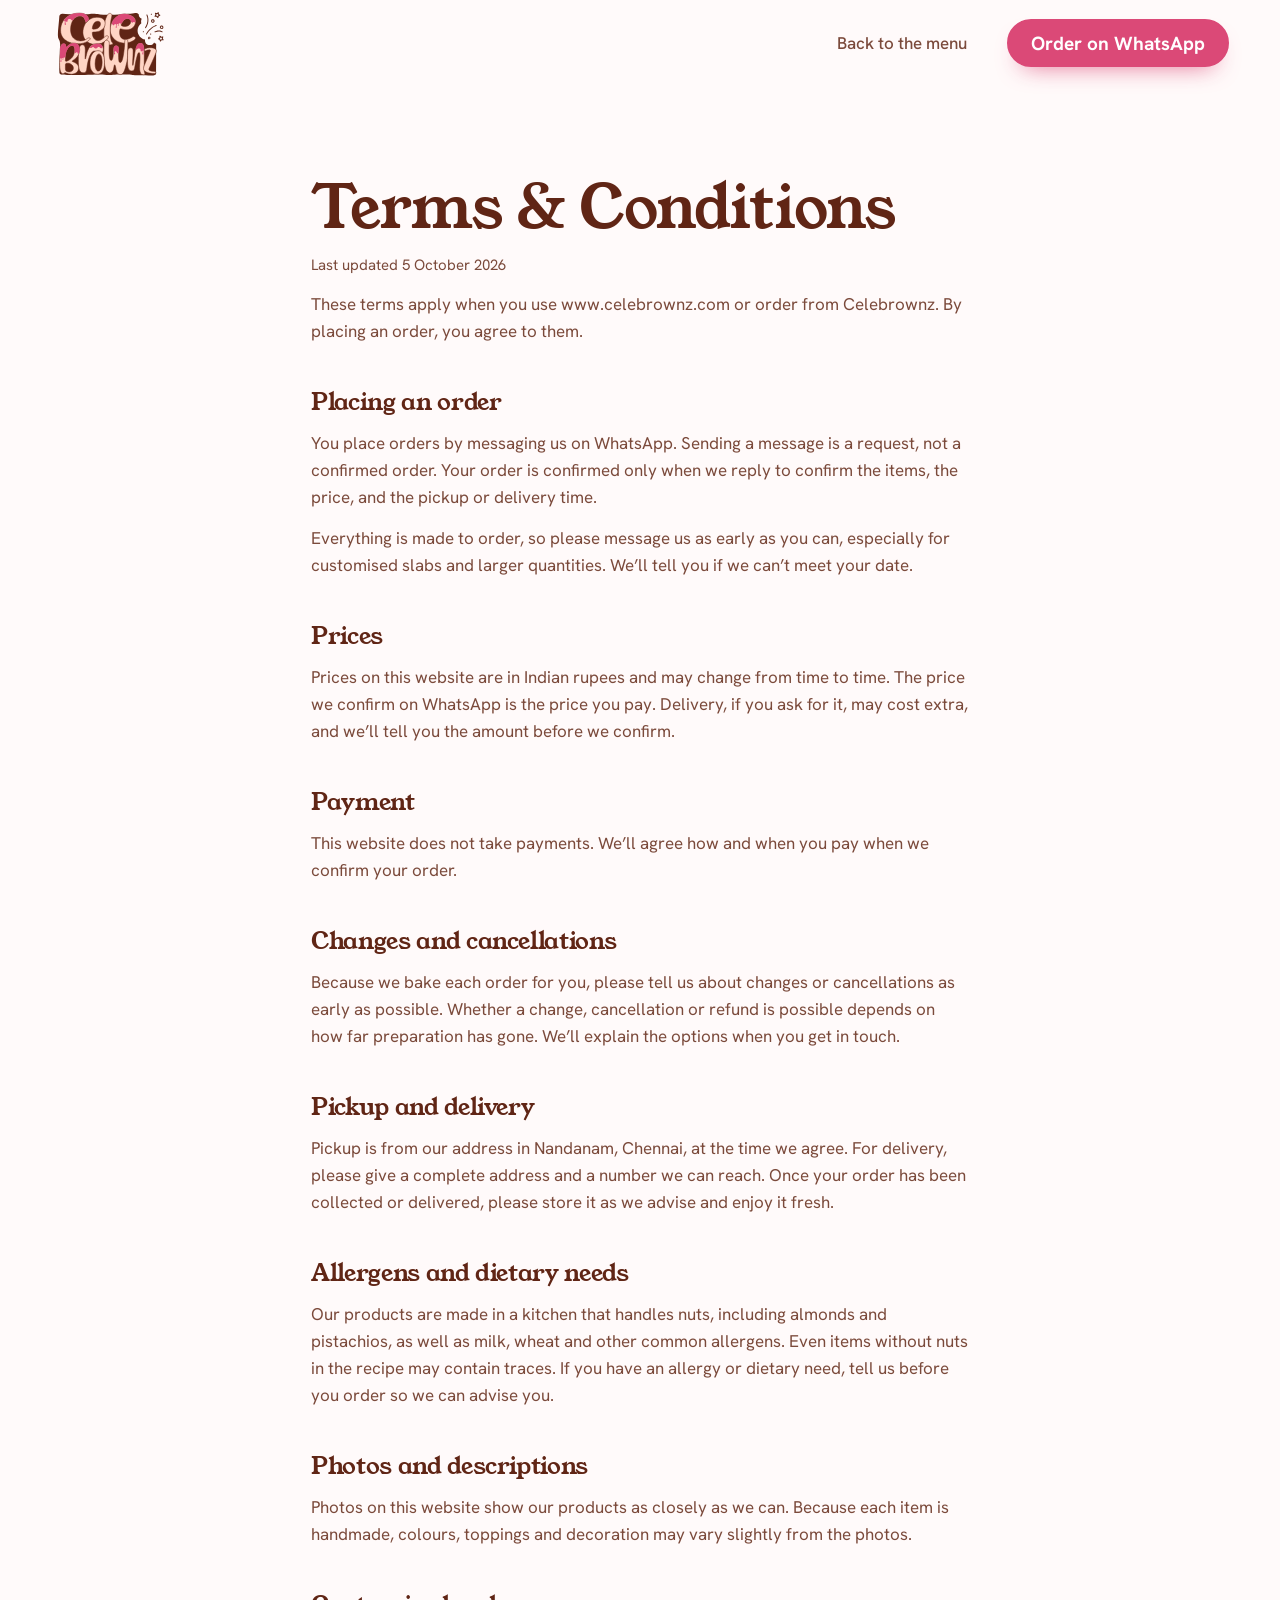
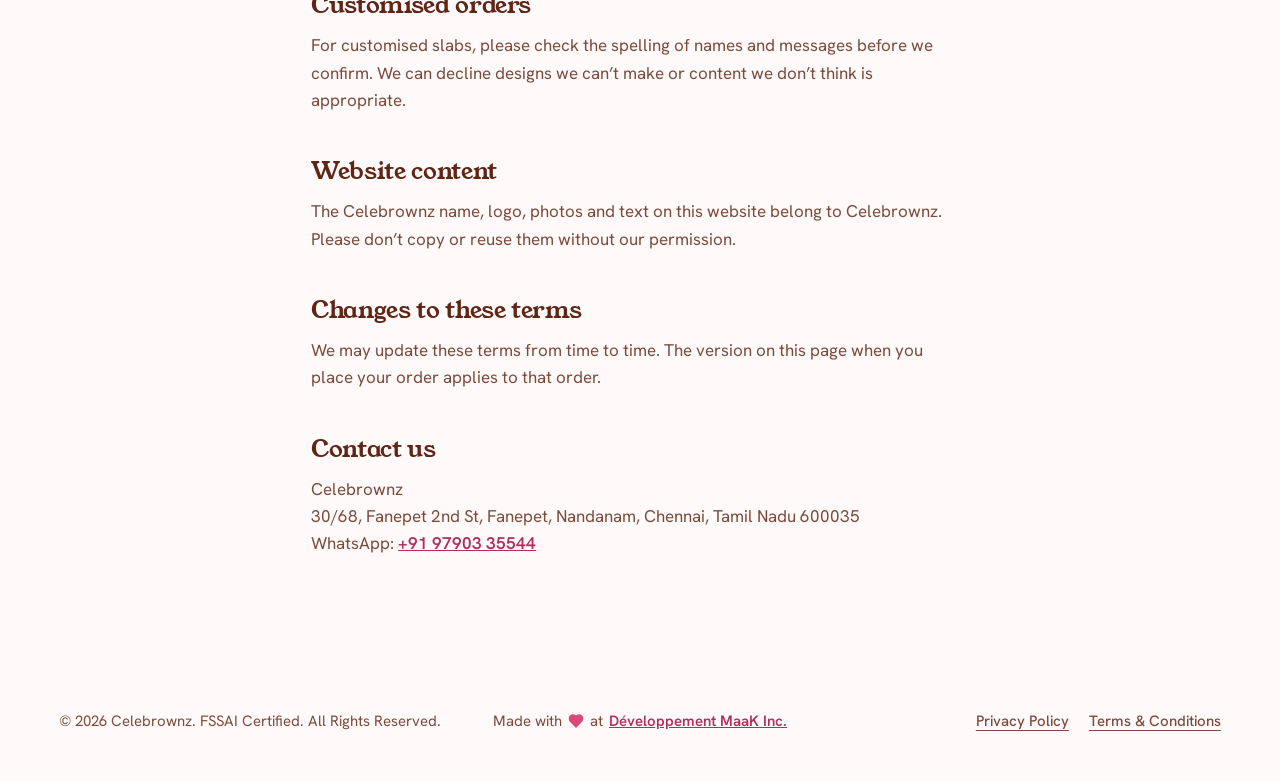
<file: terms-and-conditions.html>
<!doctype html>
<html lang="en-IN">
<head>
  <meta charset="utf-8">
  <meta name="viewport" content="width=device-width, initial-scale=1">
  <title>Terms &amp; Conditions | Celebrownz</title>
  <meta name="description" content="The terms that apply when you order brownies and desserts from Celebrownz in Chennai.">
  <link rel="canonical" href="https://www.celebrownz.com/terms-and-conditions.html">
  <meta name="theme-color" content="#FFFAFA">
  <link rel="icon" href="/images/favicon.svg" type="image/svg+xml">
  <link rel="icon" href="/images/favicon-48.png" type="image/png" sizes="48x48">
  <link rel="icon" href="/images/favicon-32.png" type="image/png" sizes="32x32">
  <link rel="apple-touch-icon" href="/images/apple-touch-icon.png">
  <link rel="manifest" href="/site.webmanifest">
  <meta property="og:type" content="website">
  <meta property="og:site_name" content="Celebrownz">
  <meta property="og:url" content="https://www.celebrownz.com/terms-and-conditions.html">
  <meta property="og:title" content="Terms &amp; Conditions | Celebrownz">
  <meta property="og:description" content="The terms that apply when you order brownies and desserts from Celebrownz in Chennai.">
  <meta property="og:image" content="https://www.celebrownz.com/images/og-image.jpg">
  <link rel="preconnect" href="https://fonts.googleapis.com">
  <link rel="preconnect" href="https://fonts.gstatic.com" crossorigin>
  <link href="https://fonts.googleapis.com/css2?family=Young+Serif&family=Hanken+Grotesk:wght@400;500;600;700&display=swap" rel="stylesheet">
  <link rel="stylesheet" href="/styles.css">
</head>
<body>
  <svg width="0" height="0" style="position:absolute" aria-hidden="true"><symbol id="wa" viewBox="0 0 24 24"><path d="M12 2a10 10 0 0 0-8.6 15.1L2 22l5-1.3A10 10 0 1 0 12 2Zm0 18.2a8.2 8.2 0 0 1-4.2-1.1l-.3-.2-3 .8.8-2.9-.2-.3A8.2 8.2 0 1 1 12 20.2Zm4.5-6.1c-.2-.1-1.5-.7-1.7-.8-.2-.1-.4-.1-.6.1l-.8 1c-.1.2-.3.2-.5.1a6.7 6.7 0 0 1-3.3-2.9c-.3-.4.2-.4.7-1.3.1-.2 0-.3 0-.4l-.8-1.8c-.2-.5-.4-.4-.6-.4h-.5a1 1 0 0 0-.7.3 3 3 0 0 0-.9 2.2 5.1 5.1 0 0 0 1.1 2.7 11.7 11.7 0 0 0 4.5 4c1.7.7 2.3.8 3.2.6a2.7 2.7 0 0 0 1.8-1.2 2.2 2.2 0 0 0 .1-1.3c0-.1-.2-.2-.5-.3Z"/></symbol></svg>
  <a class="skip" href="#content">Skip to content</a>

  <header class="nav">
    <a class="logo" href="/"><img src="/images/logo.svg" alt="Celebrownz home" width="114" height="67"></a>
    <a class="back" href="/">Back to the menu</a>
    <a class="btn btn-small" href="https://wa.me/919790335544?text=Hi%20Celebrownz%2C%20I%E2%80%99d%20like%20to%20place%20an%20order." target="_blank" rel="noopener">Order on WhatsApp</a>
  </header>

  <main id="content" class="legal-page">
    <h1>Terms &amp; Conditions</h1>
    <p class="updated">Last updated 5 October 2026</p>
    <p>These terms apply when you use www.celebrownz.com or order from Celebrownz. By placing an order, you agree to them.</p>

    <h2>Placing an order</h2>
    <p>You place orders by messaging us on WhatsApp. Sending a message is a request, not a confirmed order. Your order is confirmed only when we reply to confirm the items, the price, and the pickup or delivery time.</p>
    <p>Everything is made to order, so please message us as early as you can, especially for customised slabs and larger quantities. We’ll tell you if we can’t meet your date.</p>

    <h2>Prices</h2>
    <p>Prices on this website are in Indian rupees and may change from time to time. The price we confirm on WhatsApp is the price you pay. Delivery, if you ask for it, may cost extra, and we’ll tell you the amount before we confirm.</p>

    <h2>Payment</h2>
    <p>This website does not take payments. We’ll agree how and when you pay when we confirm your order.</p>

    <h2>Changes and cancellations</h2>
    <p>Because we bake each order for you, please tell us about changes or cancellations as early as possible. Whether a change, cancellation or refund is possible depends on how far preparation has gone. We’ll explain the options when you get in touch.</p>

    <h2>Pickup and delivery</h2>
    <p>Pickup is from our address in Nandanam, Chennai, at the time we agree. For delivery, please give a complete address and a number we can reach. Once your order has been collected or delivered, please store it as we advise and enjoy it fresh.</p>

    <h2>Allergens and dietary needs</h2>
    <p>Our products are made in a kitchen that handles nuts, including almonds and pistachios, as well as milk, wheat and other common allergens. Even items without nuts in the recipe may contain traces. If you have an allergy or dietary need, tell us before you order so we can advise you.</p>

    <h2>Photos and descriptions</h2>
    <p>Photos on this website show our products as closely as we can. Because each item is handmade, colours, toppings and decoration may vary slightly from the photos.</p>

    <h2>Customised orders</h2>
    <p>For customised slabs, please check the spelling of names and messages before we confirm. We can decline designs we can’t make or content we don’t think is appropriate.</p>

    <h2>Website content</h2>
    <p>The Celebrownz name, logo, photos and text on this website belong to Celebrownz. Please don’t copy or reuse them without our permission.</p>

    <h2>Changes to these terms</h2>
    <p>We may update these terms from time to time. The version on this page when you place your order applies to that order.</p>

    <h2>Contact us</h2>
    <p>Celebrownz<br>30/68, Fanepet 2nd St, Fanepet, Nandanam, Chennai, Tamil Nadu 600035<br>WhatsApp: <a href="https://wa.me/919790335544" target="_blank" rel="noopener">+91 97903 35544</a></p>
  </main>

  <footer class="footer">
    <div class="footer-bottom">
      <p>© 2026 Celebrownz. FSSAI Certified. All Rights Reserved.</p>
      <p class="made-with">Made with
        <svg xmlns="http://www.w3.org/2000/svg" width="24" height="24" viewBox="0 0 24 24" fill="none" stroke="currentColor" stroke-width="2" stroke-linecap="round" stroke-linejoin="round" class="footer-center-heart" aria-hidden="true">
          <path d="M19 14c1.49-1.46 3-3.21 3-5.5A5.5 5.5 0 0 0 16.5 3c-1.76 0-3 .5-4.5 2-1.5-1.5-2.74-2-4.5-2A5.5 5.5 0 0 0 2 8.5c0 2.3 1.5 4.05 3 5.5l7 7Z"></path>
        </svg><span class="sr">love</span> at <a href="https://maakhq.com/" target="_blank" rel="noopener">Développement MaaK Inc.</a></p>
      <nav class="legal" aria-label="Legal">
        <a href="/privacy-policy.html">Privacy Policy</a>
        <a href="/terms-and-conditions.html">Terms &amp; Conditions</a>
      </nav>
    </div>
  </footer>
</body>
</html>
</file>
<file: styles.css>
/* Celebrownz: colours taken from the logo */
:root {
  --pink: #DB4977;         /* primary: buttons, drips, highlights */
  --pink-hover: #C93C68;
  --pink-text: #B32F5A;    /* pink for text on light grounds (AA) */
  --blush: #FCE9EE;        /* soft pink panels */
  --blush-2: #F8DCE4;
  --peach: #FFD5C5;        /* logo letters, cream layers */
  --brown: #602515;        /* logo block: headings and body text */
  --cocoa: #7B4A3B;        /* secondary text */
  --page: #FFFAFA;
  --line: #F1D2DB;

  --display: "Young Serif", Georgia, serif;
  --body: "Hanken Grotesk", system-ui, sans-serif;

  --gutter: clamp(16px, 4vw, 56px);
  --max: 1280px;
  --ease: cubic-bezier(.22, .7, .2, 1);
}

*, *::before, *::after { box-sizing: border-box; }
html { scroll-behavior: smooth; }
/* keep section headings clear of the sticky navbar when jumping to them */
[id] { scroll-margin-top: 96px; }
body {
  margin: 0;
  background: var(--page);
  color: var(--brown);
  font: 400 1.0625rem/1.6 var(--body);
  -webkit-font-smoothing: antialiased;
}
img { display: block; max-width: 100%; }
a { color: inherit; }
h1, h2, h3 { font-family: var(--display); font-weight: 400; line-height: 1.1; margin: 0; letter-spacing: -0.015em; }
p { margin: 0; }
:focus-visible { outline: 2px solid var(--pink-text); outline-offset: 3px; border-radius: 6px; }

.sr { position: absolute; width: 1px; height: 1px; overflow: hidden; clip-path: inset(50%); white-space: nowrap; }
.skip { position: absolute; left: -9999px; }
.skip:focus { left: 16px; top: 16px; z-index: 50; background: var(--brown); color: #fff; padding: 10px 14px; }

/* Buttons: white on #DB4977 is set large and bold so it meets contrast for large text */
.btn {
  display: inline-flex; align-items: center; justify-content: center; gap: 10px;
  min-height: 56px; padding: 0 30px;
  background: var(--pink); color: #fff;
  border: 2px solid var(--pink); border-radius: 999px;
  font: 700 1.1875rem/1 var(--body); text-decoration: none; cursor: pointer;
  box-shadow: 0 12px 24px -14px rgba(219, 73, 119, .9);
  transition: background-color .2s var(--ease), border-color .2s var(--ease), transform .2s var(--ease);
}
.btn:hover { background: var(--pink-hover); border-color: var(--pink-hover); }
.btn:active { transform: scale(.98); }
.btn-outline { background: transparent; color: var(--pink-text); border-color: var(--pink); box-shadow: none; }
.btn-outline:hover { background: #fff; border-color: var(--pink-hover); }
.btn-small { min-height: 48px; padding: 0 22px; }
.wa-icon { width: 22px; height: 22px; fill: currentColor; flex: none; }

/* Nav */
.nav {
  position: sticky; top: 0; z-index: 20;
  display: flex; align-items: center; gap: 32px;
  /* full-width bar, contents aligned to the page container */
  padding: 10px max(var(--gutter), calc((100% - var(--max)) / 2 + var(--gutter)));
  background: var(--page);
}
.logo img { width: 114px; height: auto; }
.nav nav { display: flex; gap: 32px; margin: 0 auto; }
.nav nav a { text-decoration: none; font-weight: 500; color: var(--cocoa); padding: 10px 0; }
.nav nav a:hover { color: var(--pink-text); }
.menu-toggle {
  display: none; place-items: center;
  width: 48px; height: 48px; padding: 0; margin-left: 4px;
  background: var(--blush); color: var(--brown);
  border: 0; border-radius: 50%; cursor: pointer;
}
.menu-toggle svg { width: 24px; height: 24px; fill: none; stroke: currentColor; stroke-width: 2; stroke-linecap: round; }
.menu-toggle .bar { transition: transform .25s var(--ease), opacity .2s var(--ease); transform-origin: 12px 12px; }
.nav.open .menu-toggle .top { transform: translateY(5px) rotate(45deg); }
.nav.open .menu-toggle .mid { opacity: 0; }
.nav.open .menu-toggle .bot { transform: translateY(-5px) rotate(-45deg); }

/* Hero: a soft pink panel, as in the reference */
.hero { max-width: var(--max); margin: 0 auto; padding: 8px var(--gutter) 0; }
.hero-panel {
  position: relative; overflow: hidden;
  display: grid; grid-template-columns: 1.1fr 1fr; gap: clamp(24px, 5vw, 80px); align-items: center;
  padding: clamp(40px, 6vw, 88px) clamp(24px, 6vw, 88px);
  min-height: min(720px, calc(100svh - 110px));
  border-radius: 40px;
  background:
    radial-gradient(ellipse at 78% 55%, #FFFFFF 0 18%, transparent 55%),
    linear-gradient(135deg, var(--blush) 0%, var(--blush-2) 100%);
}
.hero h1 { font-size: clamp(2.75rem, 5.6vw, 5rem); max-width: 11ch; }
.lede { margin-top: 24px; max-width: 32em; font-size: 1.1875rem; color: var(--cocoa); }
.hero-actions { margin-top: 36px; display: flex; flex-wrap: wrap; gap: 14px; }

/* The cake slice, in the logo's colours */
.slice-wrap { position: relative; justify-self: center; width: min(100%, 400px); }
.slice {
  position: relative;
  width: 100%; aspect-ratio: 4 / 5;
  display: flex; flex-direction: column;
  border-radius: 30px 30px 12px 12px; overflow: hidden;
  box-shadow: 0 50px 70px -40px rgba(96, 37, 21, .55);
  transform: rotate(-3deg);
}
.layer { flex: 3; }
.layer.thin { flex: 1; }
.l-frost { flex: 1.6; background: var(--peach); }
.l-cream { flex: 1.5; background: linear-gradient(180deg, #FFE3D8, var(--peach)); }
.l-base { flex: .5; background: #4A1C10; }
.l-brownie {
  background-color: var(--brown);
  background-image:
    radial-gradient(circle at 20% 30%, rgba(0,0,0,.22) 0 1.5px, transparent 2px),
    radial-gradient(circle at 70% 60%, rgba(255,213,197,.10) 0 1.2px, transparent 1.7px);
  background-size: 23px 19px, 17px 13px;
  background-position: 0 0, 7px 5px;
}
.drip { position: absolute; top: 0; left: 0; width: 100%; height: 30%; fill: var(--pink); z-index: 2; }
/* confetti shapes taken from the logo */
.confetti { position: absolute; top: -20%; right: -14%; width: 30%; z-index: 3; fill: var(--brown); }

@media (prefers-reduced-motion: no-preference) {
  .slice .layer { animation: settle .9s var(--ease) both; }
  .slice .layer:nth-of-type(7) { animation-delay: .05s; }
  .slice .layer:nth-of-type(6) { animation-delay: .17s; }
  .slice .layer:nth-of-type(5) { animation-delay: .29s; }
  .slice .layer:nth-of-type(4) { animation-delay: .41s; }
  .slice .layer:nth-of-type(3) { animation-delay: .53s; }
  .slice .layer:nth-of-type(2) { animation-delay: .65s; }
  .slice .drip { animation: pour 1.1s var(--ease) .85s both; transform-origin: top; }
  .confetti { animation: pop .6s var(--ease) 1.5s both; }
  @keyframes settle { from { opacity: 0; transform: translateY(-28px); } }
  @keyframes pour { from { transform: scaleY(0); } }
  @keyframes pop { from { opacity: 0; transform: scale(.6) rotate(-12deg); } }
}

/* Sections */
.menu, .how, .plan { max-width: var(--max); margin: 0 auto; padding: clamp(72px, 10vw, 128px) var(--gutter) 0; }
.section-head { text-align: center; max-width: 40em; margin: 0 auto; }
h2 { font-size: clamp(2.25rem, 4.4vw, 3.5rem); }
.section-head p { margin-top: 16px; color: var(--cocoa); }

/* Category tiles */
.filters { margin: 48px 0; display: grid; grid-template-columns: repeat(4, 1fr); gap: 16px; }
.filters button {
  display: grid; justify-items: center; gap: 10px; padding: 22px 12px 18px;
  background: #fff; color: var(--brown);
  border: 1.5px solid var(--line); border-radius: 24px;
  font: 400 1.0625rem/1.2 var(--display); cursor: pointer;
  transition: border-color .2s var(--ease), background-color .2s var(--ease), box-shadow .2s var(--ease);
}
.filters button small { font: 500 .875rem/1 var(--body); color: var(--cocoa); }
.filters button:hover { border-color: var(--pink); }
.filters button[aria-pressed="true"] { border-color: var(--pink); background: var(--blush); box-shadow: 0 16px 30px -22px rgba(219, 73, 119, .9); }
.filters .mini { height: 52px; border-radius: 8px 8px 3px 3px; box-shadow: none; }

/* Product grid */
.grid { display: grid; grid-auto-flow: dense; grid-template-columns: repeat(12, 1fr); gap: 48px 28px; }
.item { grid-column: span 4; display: flex; flex-direction: column; }
.item.wide { grid-column: span 6; }
.photo {
  position: relative; aspect-ratio: 4 / 5; border-radius: 28px; overflow: hidden;
  background: linear-gradient(160deg, var(--blush) 0%, var(--blush-2) 100%);
}
.item.wide .photo { aspect-ratio: 16 / 9; }
.photo img { width: 100%; height: 100%; object-fit: cover; position: relative; z-index: 1; }
/* Fallback art when a photo is missing: a mini slice in the item's colours */
.photo .art { position: absolute; inset: 0; display: grid; place-items: center; background: radial-gradient(ellipse at 50% 55%, rgba(255,255,255,.85) 0 22%, transparent 60%); }
.mini {
  height: 60%; aspect-ratio: 4 / 5;
  display: flex; flex-direction: column; overflow: hidden;
  border-radius: 16px 16px 6px 6px; transform: rotate(-3deg);
  box-shadow: 0 26px 40px -22px rgba(96, 37, 21, .6);
}
.mini i { flex: 1; }
.mini i:first-child { flex: .6; }
.item h3 { margin-top: 20px; font-size: 1.5rem; }
.item p { margin-top: 8px; color: var(--cocoa); max-width: 36em; }
.item .meta { margin-top: 12px; font-size: 1.125rem; color: var(--pink-text); font-weight: 700; }
.order {
  margin-top: 16px; align-self: flex-start;
  display: inline-flex; align-items: center; gap: 8px; min-height: 44px; padding: 0 20px;
  border: 1.5px solid var(--pink); border-radius: 999px;
  color: var(--pink-text); font-weight: 700; text-decoration: none;
  transition: background-color .2s var(--ease), color .2s var(--ease);
}
.order:hover { background: var(--pink-text); border-color: var(--pink-text); color: #fff; }
.order .wa-icon { width: 18px; height: 18px; }

/* How it works: a real sequence */
.how > h2 { text-align: center; }
.steps { list-style: none; counter-reset: step; padding: 0; margin: 48px 0 0; display: grid; grid-template-columns: repeat(3, 1fr); gap: 28px; }
.steps li { counter-increment: step; background: var(--blush); border-radius: 28px; padding: 32px; }
.steps li::before {
  content: counter(step); display: grid; place-items: center;
  width: 48px; height: 48px; border-radius: 50%; margin-bottom: 20px;
  background: var(--pink); color: #fff; font: 400 1.375rem/1 var(--display);
}
.steps h3 { font-size: 1.5rem; }
.steps p { margin-top: 10px; color: var(--cocoa); }

/* Planner */
.plan { display: grid; grid-template-columns: 1fr 1.2fr; gap: 64px; align-items: start; }
.plan-intro { position: sticky; top: 120px; }
.plan-intro p { margin-top: 20px; color: var(--cocoa); max-width: 30em; }
.planner {
  background: var(--blush); border-radius: 36px;
  padding: clamp(24px, 4vw, 48px);
  display: grid; gap: 22px;
}
.row { display: grid; grid-template-columns: 1fr 1fr; gap: 16px; }
.field { display: grid; gap: 8px; border: 0; padding: 0; margin: 0; min-width: 0; }
.field > span, .field legend { font-weight: 600; font-size: .9375rem; padding: 0; }
.field > span small { font-weight: 400; color: var(--cocoa); }
.field input[type="text"], .field input[type="date"], .field input[type="number"], .field select {
  width: 100%; min-height: 52px; padding: 0 16px;
  background: #fff; color: var(--brown);
  border: 1.5px solid var(--line); border-radius: 16px;
  font: 400 1rem var(--body);
}
.field input:focus-visible, .field select:focus-visible { outline: 2px solid var(--pink-text); outline-offset: 1px; }
.choice { display: flex; flex-wrap: wrap; gap: 8px 24px; }
.choice legend { width: 100%; margin-bottom: 8px; }
.choice label, .check { display: inline-flex; align-items: center; gap: 10px; min-height: 44px; cursor: pointer; }
input[type="radio"], input[type="checkbox"] { width: 20px; height: 20px; accent-color: var(--pink); }
.preview { background: #fff; border-radius: 18px; padding: 18px 20px; }
.preview-label { font-size: .875rem; font-weight: 600; color: var(--pink-text); }
.preview p { margin-top: 6px; white-space: pre-line; font-size: .9375rem; color: var(--cocoa); }
.planner .btn { justify-self: start; }

/* Footer */
.footer { max-width: var(--max); margin: clamp(72px, 10vw, 128px) auto 0; padding: 0 var(--gutter) 120px; }
.footer-inner {
  display: grid; grid-template-columns: 2fr 1fr 1fr; gap: 40px;
  padding: 48px; border-radius: 36px; background: var(--blush);
}
.footer-logo { width: 150px; height: auto; margin-bottom: 16px; }
.footer-head { font-family: var(--display); font-size: 1.25rem; margin-bottom: 8px; }
.footer p, .footer address { color: var(--cocoa); }
.footer address { font-style: normal; }
.footer a { color: var(--pink-text); font-weight: 600; }
.footer-bottom {
  display: grid; grid-template-columns: 1fr auto 1fr; align-items: center; gap: 12px 24px;
  padding: 24px 8px 0; font-size: .9375rem;
}
.footer-bottom p { color: var(--cocoa); }
.made-with { display: inline-flex; align-items: center; gap: 6px; }
.footer-center-heart { width: 16px; height: 16px; color: var(--pink); fill: var(--pink); flex: none; }
.made-with a { font-weight: 600; }
@media (prefers-reduced-motion: no-preference) {
  .footer-center-heart { animation: pulse 1.2s ease-in-out infinite; }
  @keyframes pulse {
    0%, 100% { transform: scale(1); }
    15% { transform: scale(1.25); }
    30% { transform: scale(1); }
    45% { transform: scale(1.15); }
  }
}
.legal { display: flex; justify-content: flex-end; gap: 20px; white-space: nowrap; }
.footer .legal a { font-weight: 500; color: var(--cocoa); text-underline-offset: 4px; }
.footer .legal a:hover { color: var(--pink-text); }

/* Privacy Policy and Terms pages */
.back { margin-left: auto; font-weight: 500; color: var(--cocoa); text-decoration: none; padding: 10px 0; }
.back:hover { color: var(--pink-text); }
.nav .back + .btn-small { margin-left: 8px; }
.legal-page { max-width: 760px; margin: 0 auto; padding: clamp(40px, 7vw, 88px) var(--gutter) 0; }
.legal-page h1 { font-size: clamp(2.5rem, 5vw, 3.75rem); }
.legal-page .updated { margin-top: 12px; color: var(--cocoa); font-size: .9375rem; }
.legal-page h2 { font-size: 1.5rem; margin-top: 44px; }
.legal-page p, .legal-page li { color: var(--cocoa); max-width: 68ch; }
.legal-page p { margin-top: 14px; }
.legal-page ul { margin: 14px 0 0; padding-left: 1.25em; }
.legal-page li { margin-top: 6px; }
.legal-page li::marker { color: var(--pink); }
.legal-page strong { color: var(--brown); }
.legal-page a { color: var(--pink-text); font-weight: 600; }
.legal-page + .footer { padding-bottom: 48px; }

/* Mobile WhatsApp bar */
.wa-bar {
  position: fixed; left: 16px; right: 16px; bottom: max(16px, env(safe-area-inset-bottom));
  z-index: 30; display: none; justify-content: center; align-items: center; gap: 10px;
  min-height: 58px; border-radius: 999px;
  background: var(--pink); color: #fff;
  font: 700 1.1875rem/1 var(--body); text-decoration: none;
  box-shadow: 0 16px 30px -12px rgba(219, 73, 119, .5);
}


@media (max-width: 960px) {
  .item { grid-column: span 6; }
  .item.wide { grid-column: 1 / -1; }
  .plan { grid-template-columns: 1fr; gap: 32px; }
  .plan-intro { position: static; }
  .footer-inner { grid-template-columns: 1fr 1fr; }
  .footer-inner > :first-child { grid-column: 1 / -1; }
  .footer-bottom { grid-template-columns: 1fr; justify-items: center; text-align: center; }
  .legal { justify-content: center; }
  .legal a { padding: 10px 0; }
  .menu-toggle { display: grid; }
  .nav .btn-small { margin-left: auto; }
  /* menu becomes a panel under the bar */
  .nav nav {
    position: absolute; top: calc(100% - 4px); left: var(--gutter); right: var(--gutter);
    display: grid; gap: 0; margin: 0; padding: 8px;
    background: #fff; border: 1.5px solid var(--line); border-radius: 24px;
    box-shadow: 0 24px 48px -24px rgba(96, 37, 21, .35);
    opacity: 0; visibility: hidden; transform: translateY(-8px);
    transition: opacity .2s var(--ease), transform .2s var(--ease), visibility 0s linear .2s;
  }
  .nav.open nav { opacity: 1; visibility: visible; transform: none; transition: opacity .2s var(--ease), transform .2s var(--ease); }
  .nav nav a { display: flex; align-items: center; min-height: 52px; padding: 0 16px; border-radius: 16px; font-size: 1.0625rem; color: var(--brown); }
  .nav nav a:hover, .nav nav a:focus-visible { background: var(--blush); color: var(--pink-text); }
}

@media (max-width: 720px) {
  .nav .btn-small { display: none; }
  .menu-toggle { margin-left: auto; }
  .hero { padding-top: 8px; }
  .hero-panel { grid-template-columns: 1fr; min-height: 0; border-radius: 28px; padding: 52px 22px 40px; }
  /* the sticky WhatsApp bar covers this on phones */
  .hero-wa { display: none; }
  .slice-wrap { order: -1; justify-self: start; width: min(48%, 190px); margin: 4px 0 8px 6px; }
  .filters { grid-template-columns: repeat(2, 1fr); gap: 12px; }
  .grid { gap: 48px 0; }
  .item, .item.wide { grid-column: 1 / -1; }
  .steps { grid-template-columns: 1fr; }
  .row { grid-template-columns: 1fr; }
  .footer-inner { grid-template-columns: 1fr; padding: 32px 24px; }
  .wa-bar { display: flex; }
}
</file>
